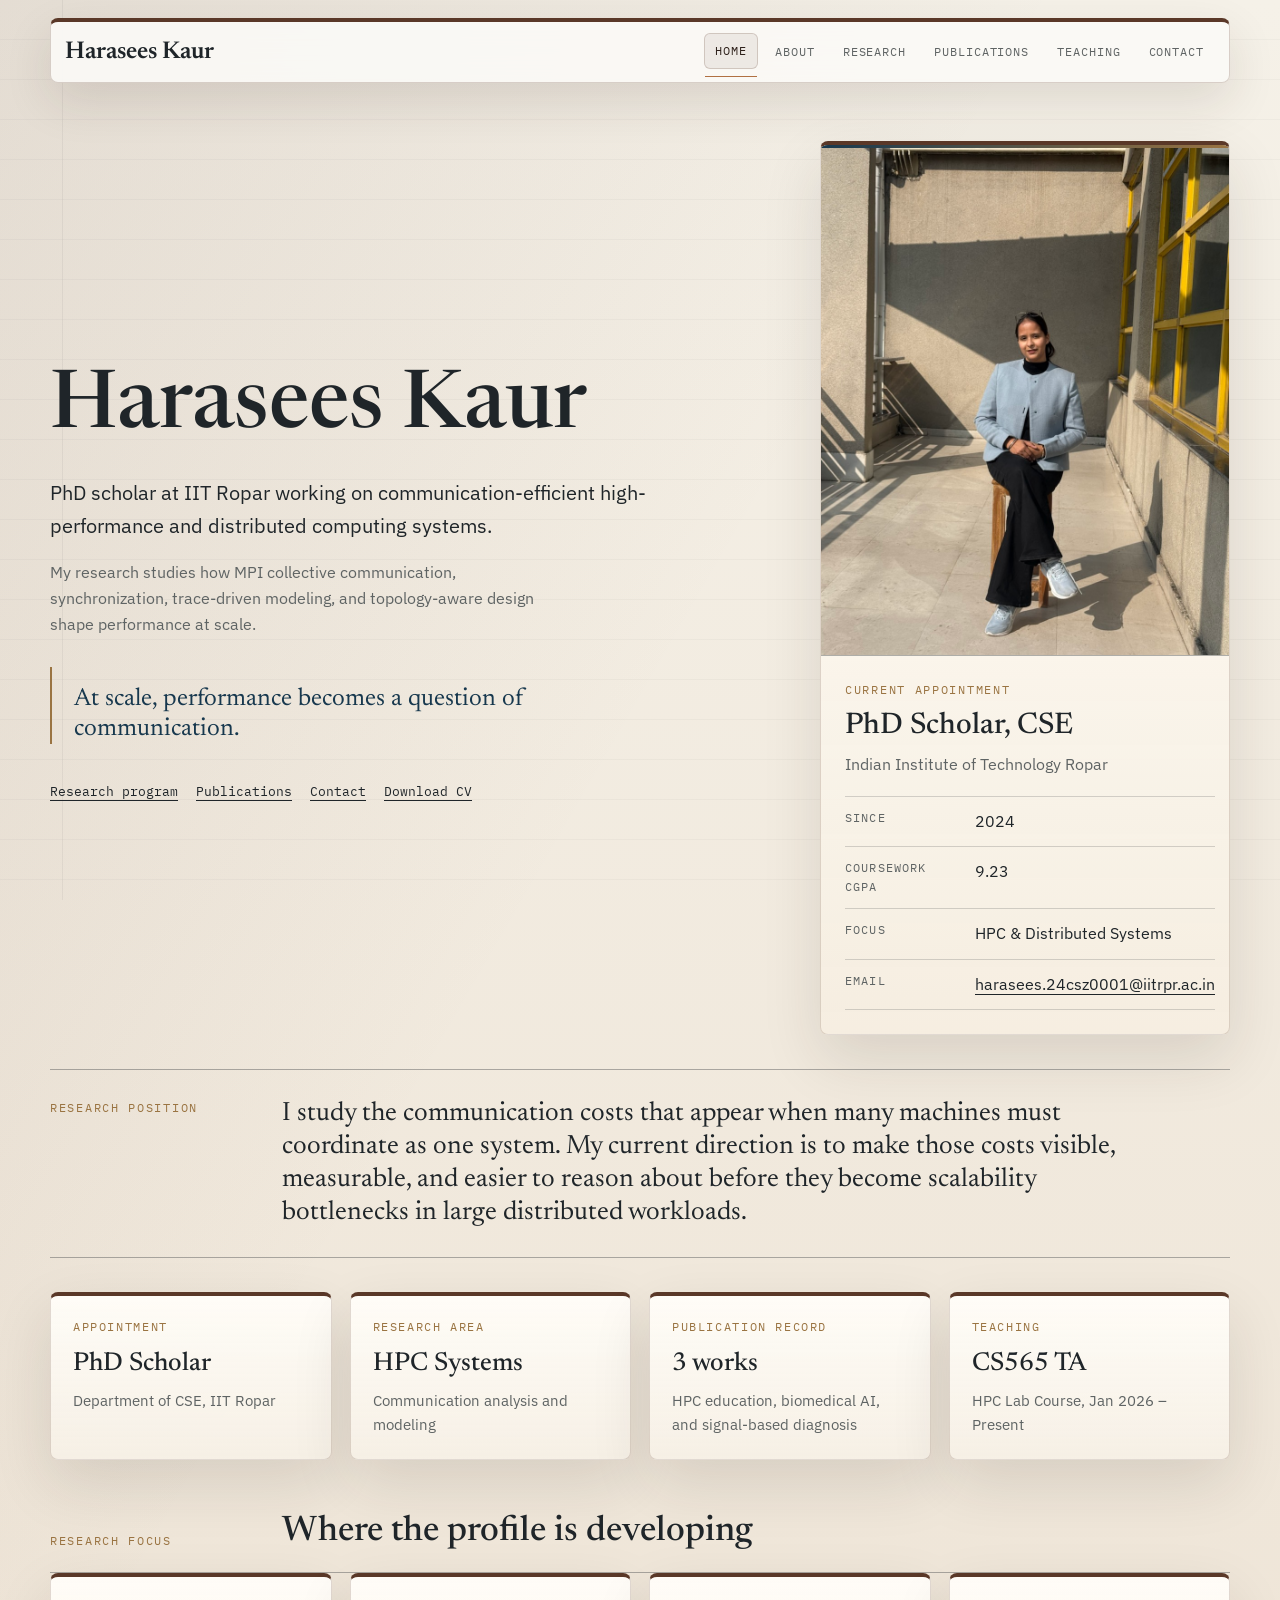
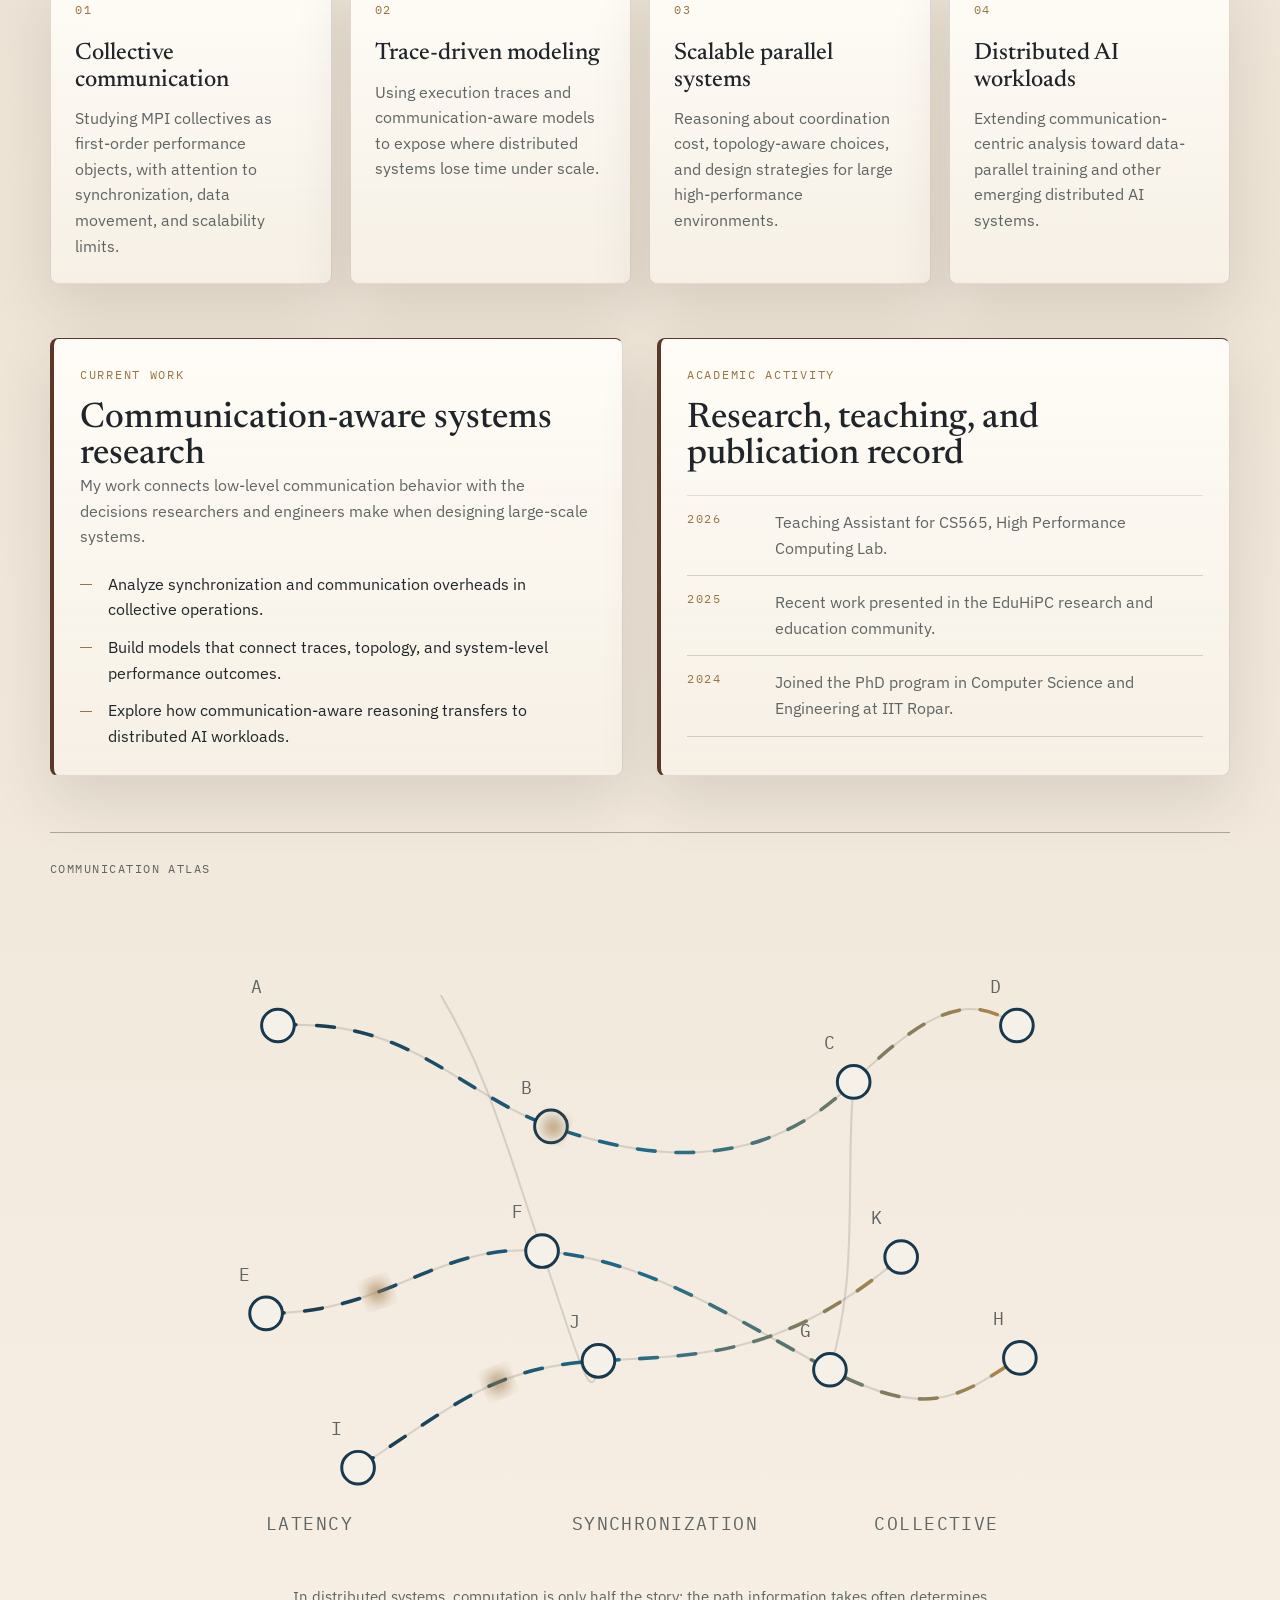
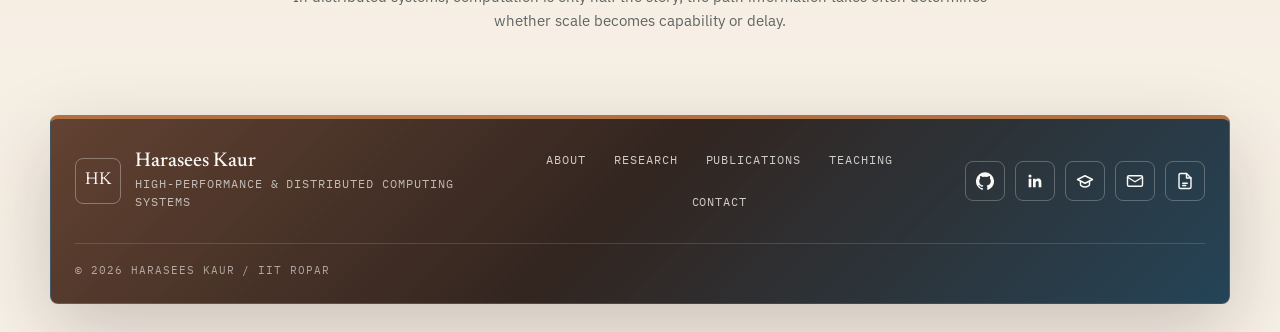
<file: index.html>
<!DOCTYPE html>
<html lang="en">
<head>
  <meta charset="UTF-8">
  <meta name="viewport" content="width=device-width, initial-scale=1.0">
  <meta name="description" content="Harasees Kaur is a PhD scholar at IIT Ropar researching communication-efficient high-performance and distributed computing systems.">
  <title>Harasees Kaur | High-Performance Computing</title>
  <script>
    document.documentElement.classList.add("js-enabled");
  </script>
  <link rel="icon" href="favicon.svg" type="image/svg+xml">
  <link rel="preconnect" href="https://fonts.googleapis.com">
  <link rel="preconnect" href="https://fonts.gstatic.com" crossorigin>
  <link href="https://fonts.googleapis.com/css2?family=IBM+Plex+Mono:wght@400;500&amp;family=IBM+Plex+Sans:wght@400;500;600&amp;family=Newsreader:opsz,wght@6..72,400;6..72,500;6..72,600&amp;display=swap" rel="stylesheet">
  <link rel="stylesheet" href="styles.css">
</head>
<body class="page page-home" data-page="home">
  <div class="paper-grid" aria-hidden="true"></div>

  <header class="masthead shell">
    <a class="wordmark" href="index.html">
      <span>Harasees Kaur</span>
    </a>


    <button class="nav-toggle" type="button" aria-controls="primary-navigation" aria-expanded="false" hidden>
      <span class="nav-toggle-bars" aria-hidden="true">
        <span></span>
        <span></span>
        <span></span>
      </span>
      <span class="visually-hidden">Menu</span>
    </button>

    <nav class="primary-nav" id="primary-navigation" aria-label="Primary navigation">
      <a href="index.html">Home</a>
      <a href="about.html">About</a>
      <a href="research.html">Research</a>
      <a href="publications.html">Publications</a>
      <a href="teaching.html">Teaching</a>
      <a href="contact.html">Contact</a>
    </nav>
  </header>

  <main class="shell">
    <section class="opening-grid profile-hero">
      <div class="opening-copy hero-copy reveal">
        <h1>Harasees Kaur</h1>
        <p class="lede hero-lede">
          PhD scholar at IIT Ropar working on communication-efficient high-performance and
          distributed computing systems.
        </p>
        <p class="sublede">
          My research studies how MPI collective communication, synchronization, trace-driven
          modeling, and topology-aware design shape performance at scale.
        </p>

        <blockquote class="research-quote">
          At scale, performance becomes a question of communication.
        </blockquote>

        <div class="text-links hero-links" aria-label="Key links">
          <a href="research.html">Research program</a>
          <a href="publications.html">Publications</a>
          <a href="contact.html">Contact</a>
          <a href="IIT_Ropar_CV_Template.pdf" target="_blank" rel="noreferrer">Download CV</a>
        </div>
      </div>

      <aside class="profile-panel reveal" aria-label="Profile overview">
        <figure class="home-portrait">
          <img src="assets/profile.jpg" alt="Portrait of Harasees Kaur" loading="eager" decoding="async">
        </figure>
        <div class="panel-body">
          <p class="folio">Current appointment</p>
          <h2>PhD Scholar, CSE</h2>
          <p>Indian Institute of Technology Ropar</p>
          <dl class="profile-facts">
            <div>
              <dt>Since</dt>
              <dd>2024</dd>
            </div>
            <div>
              <dt>Coursework CGPA</dt>
              <dd>9.23</dd>
            </div>
            <div>
              <dt>Focus</dt>
              <dd>HPC &amp; Distributed Systems</dd>
            </div>
            <div>
              <dt>Email</dt>
              <dd><a href="mailto:harasees.24csz0001@iitrpr.ac.in">harasees.24csz0001@iitrpr.ac.in</a></dd>
            </div>
          </dl>
        </div>
      </aside>
    </section>

    <section class="profile-statement reveal" aria-label="Research position">
      <p class="folio">Research position</p>
      <p>
        I study the communication costs that appear when many machines must coordinate as one
        system. My current direction is to make those costs visible, measurable, and easier to
        reason about before they become scalability bottlenecks in large distributed workloads.
      </p>
    </section>

    <section class="signal-band reveal" aria-label="Profile highlights">
      <article>
        <span>Appointment</span>
        <strong>PhD Scholar</strong>
        <p>Department of CSE, IIT Ropar</p>
      </article>
      <article>
        <span>Research area</span>
        <strong>HPC Systems</strong>
        <p>Communication analysis and modeling</p>
      </article>
      <article>
        <span>Publication record</span>
        <strong>3 works</strong>
        <p>HPC education, biomedical AI, and signal-based diagnosis</p>
      </article>
      <article>
        <span>Teaching</span>
        <strong>CS565 TA</strong>
        <p>HPC Lab Course, Jan 2026 &ndash; Present</p>
      </article>
    </section>

    <section class="section-block">
      <div class="section-heading reveal">
        <p class="folio">Research focus</p>
        <h2>Where the profile is developing</h2>
      </div>

      <div class="focus-grid">
        <article class="focus-card reveal">
          <span>01</span>
          <h3>Collective communication</h3>
          <p>
            Studying MPI collectives as first-order performance objects, with attention to
            synchronization, data movement, and scalability limits.
          </p>
        </article>
        <article class="focus-card reveal">
          <span>02</span>
          <h3>Trace-driven modeling</h3>
          <p>
            Using execution traces and communication-aware models to expose where distributed
            systems lose time under scale.
          </p>
        </article>
        <article class="focus-card reveal">
          <span>03</span>
          <h3>Scalable parallel systems</h3>
          <p>
            Reasoning about coordination cost, topology-aware choices, and design strategies for
            large high-performance environments.
          </p>
        </article>
        <article class="focus-card reveal">
          <span>04</span>
          <h3>Distributed AI workloads</h3>
          <p>
            Extending communication-centric analysis toward data-parallel training and other
            emerging distributed AI systems.
          </p>
        </article>
      </div>
    </section>

    <section class="showcase-grid">
      <article class="showcase-block reveal">
        <p class="folio">Current work</p>
        <h2>Communication-aware systems research</h2>
        <p>
          My work connects low-level communication behavior with the decisions researchers and
          engineers make when designing large-scale systems.
        </p>
        <ul class="structured-list">
          <li>Analyze synchronization and communication overheads in collective operations.</li>
          <li>Build models that connect traces, topology, and system-level performance outcomes.</li>
          <li>Explore how communication-aware reasoning transfers to distributed AI workloads.</li>
        </ul>
      </article>

      <article class="showcase-block reveal">
        <p class="folio">Academic activity</p>
        <h2>Research, teaching, and publication record</h2>
        <div class="timeline-list">
          <div>
            <span>2026</span>
            <p>Teaching Assistant for CS565, High Performance Computing Lab.</p>
          </div>
          <div>
            <span>2025</span>
            <p>Recent work presented in the EduHiPC research and education community.</p>
          </div>
          <div>
            <span>2024</span>
            <p>Joined the PhD program in Computer Science and Engineering at IIT Ropar.</p>
          </div>
        </div>
      </article>
    </section>

    <figure class="atlas research-visual reveal" aria-labelledby="atlas-caption">
      <div class="figure-label">Communication atlas</div>
      <svg viewBox="0 0 620 460" role="img" aria-label="Animated communication paths between distributed systems">
        <defs>
          <linearGradient id="routeGlow" x1="0" x2="1">
            <stop offset="0" stop-color="#18384d"/>
            <stop offset="0.5" stop-color="#1f6b8c"/>
            <stop offset="1" stop-color="#b18648"/>
          </linearGradient>
          <filter id="softGlow" x="-40%" y="-40%" width="180%" height="180%">
            <feGaussianBlur stdDeviation="5"/>
          </filter>
        </defs>

        <g class="mesh">
          <path d="M66 92C154 86 188 138 250 160S390 194 454 130 542 78 564 92"/>
          <path d="M58 286C142 286 172 238 244 244S370 288 438 324 528 340 566 316"/>
          <path d="M120 390C190 344 214 322 282 318S406 316 486 248"/>
          <path d="M176 72C208 126 220 174 244 244S278 356 282 318"/>
          <path d="M454 130C448 196 458 258 438 324"/>
        </g>

        <g class="route-highlight">
          <path id="route-a" d="M66 92C154 86 188 138 250 160S390 194 454 130 542 78 564 92"/>
          <path id="route-b" d="M58 286C142 286 172 238 244 244S370 288 438 324 528 340 566 316"/>
          <path id="route-c" d="M120 390C190 344 214 322 282 318S406 316 486 248"/>
        </g>

        <g class="nodes">
          <g transform="translate(66 92)">
            <circle r="11"/>
            <text x="-18" y="-22">A</text>
          </g>
          <g transform="translate(250 160)">
            <circle r="11"/>
            <text x="-20" y="-22">B</text>
          </g>
          <g transform="translate(454 130)">
            <circle r="11"/>
            <text x="-20" y="-22">C</text>
          </g>
          <g transform="translate(564 92)">
            <circle r="11"/>
            <text x="-18" y="-22">D</text>
          </g>
          <g transform="translate(58 286)">
            <circle r="11"/>
            <text x="-18" y="-22">E</text>
          </g>
          <g transform="translate(244 244)">
            <circle r="11"/>
            <text x="-20" y="-22">F</text>
          </g>
          <g transform="translate(438 324)">
            <circle r="11"/>
            <text x="-20" y="-22">G</text>
          </g>
          <g transform="translate(566 316)">
            <circle r="11"/>
            <text x="-18" y="-22">H</text>
          </g>
          <g transform="translate(120 390)">
            <circle r="11"/>
            <text x="-18" y="-22">I</text>
          </g>
          <g transform="translate(282 318)">
            <circle r="11"/>
            <text x="-20" y="-22">J</text>
          </g>
          <g transform="translate(486 248)">
            <circle r="11"/>
            <text x="-20" y="-22">K</text>
          </g>
        </g>

        <g class="packets">
          <circle r="6">
            <animateMotion dur="5.8s" repeatCount="indefinite" rotate="auto">
              <mpath href="#route-a"/>
            </animateMotion>
          </circle>
          <circle r="6">
            <animateMotion dur="6.6s" begin="1.2s" repeatCount="indefinite" rotate="auto">
              <mpath href="#route-b"/>
            </animateMotion>
          </circle>
          <circle r="6">
            <animateMotion dur="5.2s" begin="0.7s" repeatCount="indefinite" rotate="auto">
              <mpath href="#route-c"/>
            </animateMotion>
          </circle>
        </g>

        <g class="annotations">
          <text x="58" y="432">latency</text>
          <text x="264" y="432">synchronization</text>
          <text x="468" y="432">collective</text>
        </g>
      </svg>
      <figcaption id="atlas-caption">
        In distributed systems, computation is only half the story; the path information takes
        often determines whether scale becomes capability or delay.
      </figcaption>
    </figure>
  </main>

  <footer class="site-footer shell">
    <div class="footer-brand">
      <span class="footer-mark" aria-hidden="true">HK</span>
      <div>
        <strong>Harasees Kaur</strong>
        <span>High-performance &amp; distributed computing systems</span>
      </div>
    </div>
    <nav class="footer-nav" aria-label="Academic links">
      <a href="about.html">About</a>
      <a href="research.html">Research</a>
      <a href="publications.html">Publications</a>
      <a href="teaching.html">Teaching</a>
      <a href="contact.html">Contact</a>
    </nav>
    <div class="footer-actions" aria-label="Academic contact links">
      <a class="social-link" href="https://github.com/haraseesKaur12" aria-label="GitHub" title="GitHub" target="_blank" rel="noreferrer">
        <svg class="brand-icon" viewBox="0 0 24 24" aria-hidden="true">
          <path d="M12 .5A12 12 0 0 0 8.21 23.9c.6.11.82-.26.82-.58v-2.04c-3.34.73-4.04-1.61-4.04-1.61-.55-1.39-1.34-1.76-1.34-1.76-1.09-.75.08-.74.08-.74 1.21.09 1.85 1.24 1.85 1.24 1.07 1.84 2.81 1.31 3.5 1 .11-.78.42-1.31.76-1.61-2.67-.3-5.47-1.33-5.47-5.93 0-1.31.47-2.38 1.24-3.22-.12-.3-.54-1.52.12-3.18 0 0 1.01-.32 3.3 1.23a11.4 11.4 0 0 1 6 0c2.29-1.55 3.3-1.23 3.3-1.23.66 1.66.24 2.88.12 3.18.77.84 1.24 1.91 1.24 3.22 0 4.61-2.81 5.63-5.49 5.93.43.37.81 1.1.81 2.22v3.29c0 .32.22.69.83.57A12 12 0 0 0 12 .5Z"/>
        </svg>
      </a>
      <a class="social-link" href="https://www.linkedin.com/in/harasees-kaur-b7a363350/" aria-label="LinkedIn" title="LinkedIn" target="_blank" rel="noreferrer">
        <svg class="brand-icon" viewBox="0 0 24 24" aria-hidden="true">
          <path d="M20.45 20.45h-3.56v-5.57c0-1.33-.02-3.04-1.85-3.04-1.85 0-2.13 1.45-2.13 2.95v5.66H9.35V9h3.42v1.56h.05c.48-.9 1.64-1.85 3.37-1.85 3.61 0 4.27 2.38 4.27 5.47v6.27ZM5.34 7.43a2.06 2.06 0 1 1 0-4.12 2.06 2.06 0 0 1 0 4.12ZM7.12 20.45H3.55V9h3.57v11.45Z"/>
        </svg>
      </a>
      <a class="social-link" href="https://scholar.google.com/citations?user=soQdKhoAAAAJ&hl=en&oi=ao" aria-label="Google Scholar" title="Google Scholar" target="_blank" rel="noreferrer">
        <svg viewBox="0 0 24 24" aria-hidden="true">
          <path d="m22 10-10-5-10 5 10 5 10-5Z"/>
          <path d="M6 12v5c0 1.1 2.7 3 6 3s6-1.9 6-3v-5"/>
        </svg>
      </a>
      <a class="social-link" href="mailto:harasees.24csz0001@iitrpr.ac.in" aria-label="Email" title="Email">
        <svg viewBox="0 0 24 24" aria-hidden="true">
          <path d="M4 5h16a2 2 0 0 1 2 2v10a2 2 0 0 1-2 2H4a2 2 0 0 1-2-2V7a2 2 0 0 1 2-2Z"/>
          <path d="m22 7-10 6L2 7"/>
        </svg>
      </a>
      <a class="social-link" href="IIT_Ropar_CV_Template.pdf" aria-label="CV PDF" title="CV PDF" target="_blank" rel="noreferrer">
        <svg viewBox="0 0 24 24" aria-hidden="true">
          <path d="M14 2H6a2 2 0 0 0-2 2v16a2 2 0 0 0 2 2h12a2 2 0 0 0 2-2V8Z"/>
          <path d="M14 2v6h6"/>
          <path d="M9 15h6M9 18h4"/>
        </svg>
      </a>
    </div>
    <p class="footer-note">&copy; <span data-year></span> Harasees Kaur / IIT Ropar</p>
  </footer>

  <script src="script.js"></script>
</body>
</html>
</file>
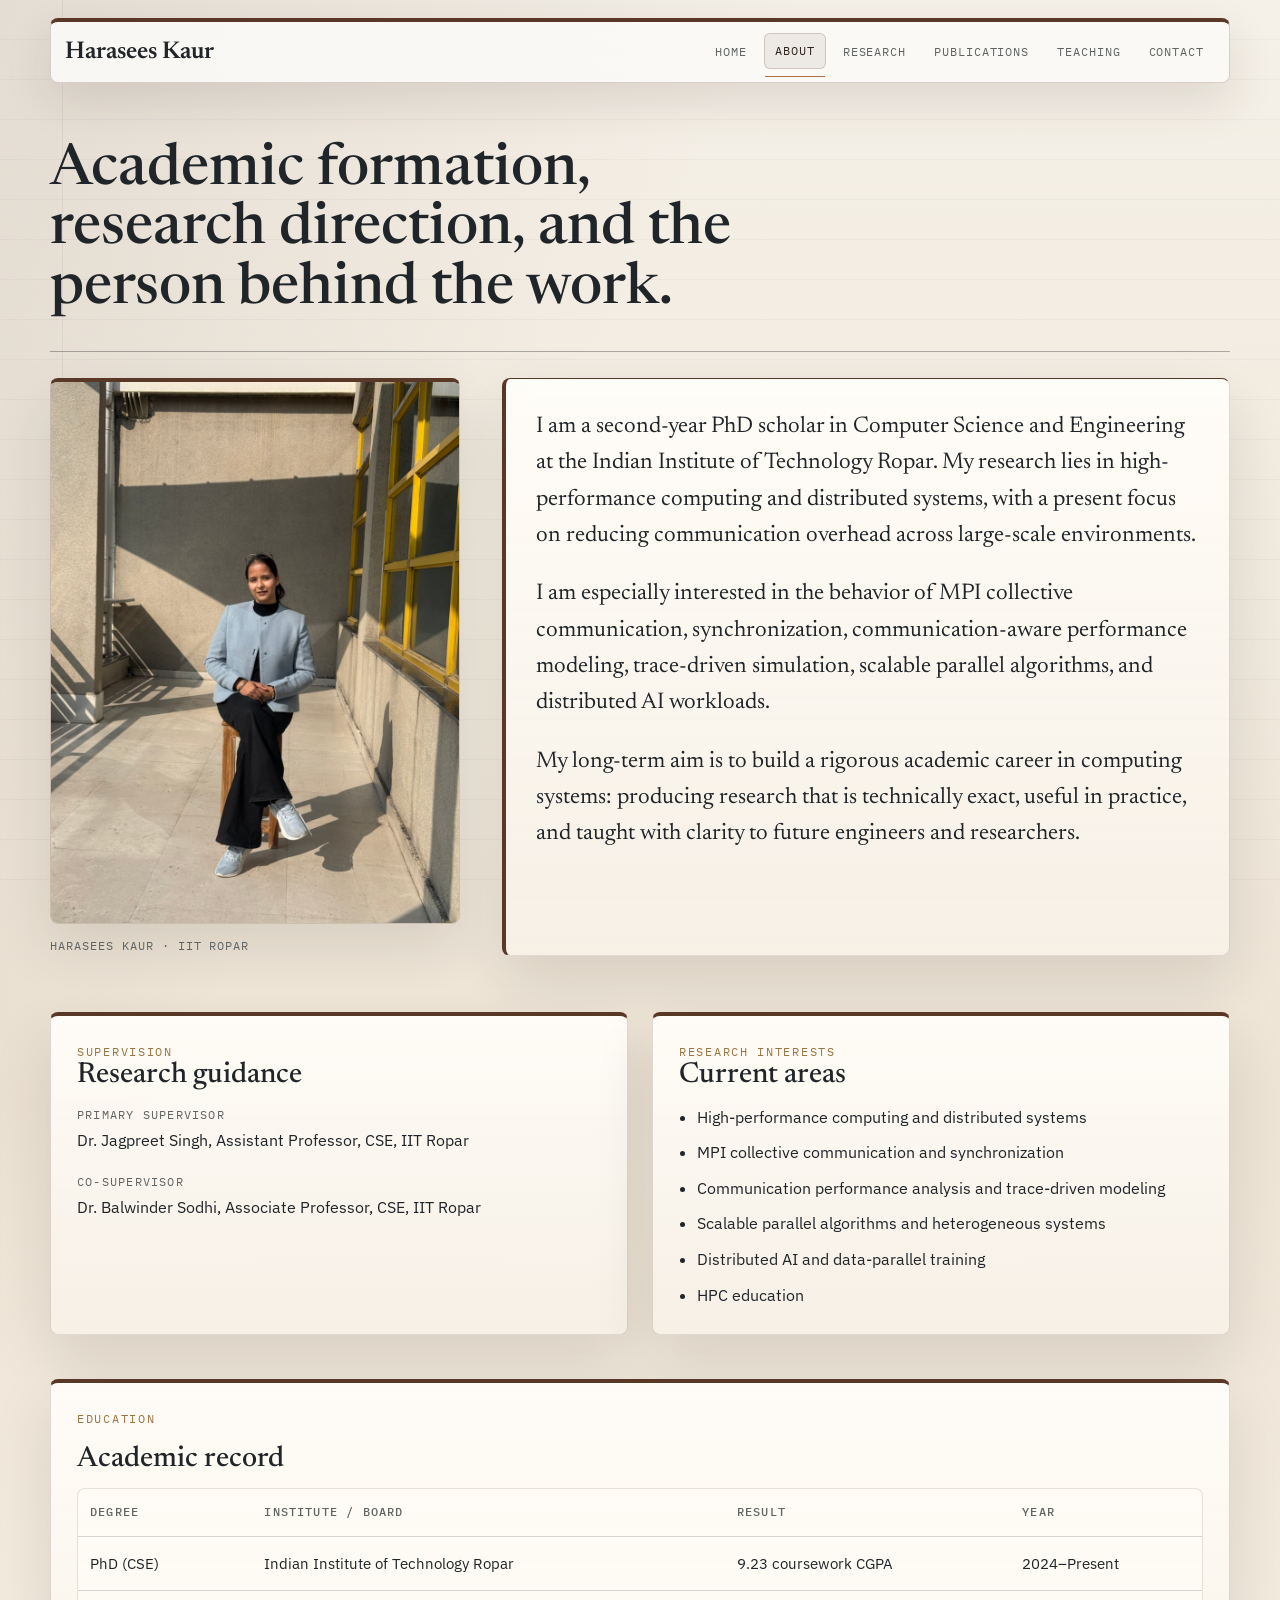
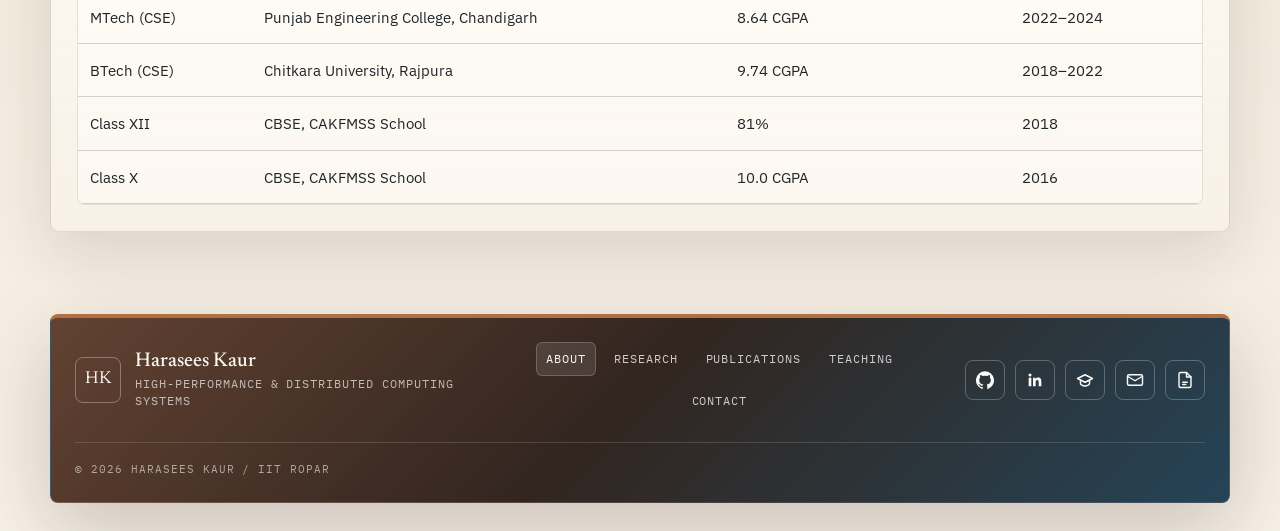
<file: about.html>
<!DOCTYPE html>
<html lang="en">
<head>
  <meta charset="UTF-8">
  <meta name="viewport" content="width=device-width, initial-scale=1.0">
  <meta name="description" content="About Harasees Kaur, PhD scholar at IIT Ropar.">
  <title>About | Harasees Kaur</title>
  <script>
    document.documentElement.classList.add("js-enabled");
  </script>
  <link rel="icon" href="favicon.svg" type="image/svg+xml">
  <link rel="preconnect" href="https://fonts.googleapis.com">
  <link rel="preconnect" href="https://fonts.gstatic.com" crossorigin>
  <link href="https://fonts.googleapis.com/css2?family=IBM+Plex+Mono:wght@400;500&amp;family=IBM+Plex+Sans:wght@400;500;600&amp;family=Newsreader:opsz,wght@6..72,400;6..72,500;6..72,600&amp;display=swap" rel="stylesheet">
  <link rel="stylesheet" href="styles.css">
</head>
<body class="page" data-page="about">
  <div class="paper-grid" aria-hidden="true"></div>

  <header class="masthead shell">
    <a class="wordmark" href="index.html">
      <span>Harasees Kaur</span>
    </a>

    <button class="nav-toggle" type="button" aria-controls="primary-navigation" aria-expanded="false" hidden>
      <span class="nav-toggle-bars" aria-hidden="true">
        <span></span>
        <span></span>
        <span></span>
      </span>
      <span class="visually-hidden">Menu</span>
    </button>

    <nav class="primary-nav" id="primary-navigation" aria-label="Primary navigation">
      <a href="index.html">Home</a>
      <a href="about.html">About</a>
      <a href="research.html">Research</a>
      <a href="publications.html">Publications</a>
      <a href="teaching.html">Teaching</a>
      <a href="contact.html">Contact</a>
    </nav>
  </header>

  <main class="shell page-main">
    <section class="page-intro reveal">
      <h1>Academic formation, research direction, and the person behind the work.</h1>
    </section>

    <section class="profile-sheet">
      <figure class="portrait reveal">
        <img src="assets/profile.jpg" alt="Portrait of Harasees Kaur" loading="lazy" decoding="async">
        <figcaption>Harasees Kaur &middot; IIT Ropar</figcaption>
      </figure>

      <div class="profile-copy reveal">
        <p>
          I am a second-year PhD scholar in Computer Science and Engineering at the Indian Institute
          of Technology Ropar. My research lies in high-performance computing and distributed systems,
          with a present focus on reducing communication overhead across large-scale environments.
        </p>
        <p>
          I am especially interested in the behavior of MPI collective communication, synchronization,
          communication-aware performance modeling, trace-driven simulation, scalable parallel
          algorithms, and distributed AI workloads.
        </p>
        <p>
          My long-term aim is to build a rigorous academic career in computing systems: producing
          research that is technically exact, useful in practice, and taught with clarity to future
          engineers and researchers.
        </p>
      </div>
    </section>

    <section class="two-column-sheet">
      <article class="sheet-block reveal">
        <p class="folio">Supervision</p>
        <h2>Research guidance</h2>
        <dl class="formal-list">
          <div>
            <dt>Primary Supervisor</dt>
            <dd>Dr. Jagpreet Singh, Assistant Professor, CSE, IIT Ropar</dd>
          </div>
          <div>
            <dt>Co-Supervisor</dt>
            <dd>Dr. Balwinder Sodhi, Associate Professor, CSE, IIT Ropar</dd>
          </div>
        </dl>
      </article>

      <article class="sheet-block reveal">
        <p class="folio">Research interests</p>
        <h2>Current areas</h2>
        <ul class="interest-list">
          <li>High-performance computing and distributed systems</li>
          <li>MPI collective communication and synchronization</li>
          <li>Communication performance analysis and trace-driven modeling</li>
          <li>Scalable parallel algorithms and heterogeneous systems</li>
          <li>Distributed AI and data-parallel training</li>
          <li>HPC education</li>
        </ul>
      </article>
    </section>

    <section class="education-sheet reveal">
      <p class="folio">Education</p>
      <h2>Academic record</h2>
      <div class="table-wrap">
        <table>
          <thead>
            <tr>
              <th>Degree</th>
              <th>Institute / Board</th>
              <th>Result</th>
              <th>Year</th>
            </tr>
          </thead>
          <tbody>
            <tr>
              <td>PhD (CSE)</td>
              <td>Indian Institute of Technology Ropar</td>
              <td>9.23 coursework CGPA</td>
              <td>2024&ndash;Present</td>
            </tr>
            <tr>
              <td>MTech (CSE)</td>
              <td>Punjab Engineering College, Chandigarh</td>
              <td>8.64 CGPA</td>
              <td>2022&ndash;2024</td>
            </tr>
            <tr>
              <td>BTech (CSE)</td>
              <td>Chitkara University, Rajpura</td>
              <td>9.74 CGPA</td>
              <td>2018&ndash;2022</td>
            </tr>
            <tr>
              <td>Class XII</td>
              <td>CBSE, CAKFMSS School</td>
              <td>81%</td>
              <td>2018</td>
            </tr>
            <tr>
              <td>Class X</td>
              <td>CBSE, CAKFMSS School</td>
              <td>10.0 CGPA</td>
              <td>2016</td>
            </tr>
          </tbody>
        </table>
      </div>
    </section>
  </main>

  <footer class="site-footer shell">
    <div class="footer-brand">
      <span class="footer-mark" aria-hidden="true">HK</span>
      <div>
        <strong>Harasees Kaur</strong>
        <span>High-performance &amp; distributed computing systems</span>
      </div>
    </div>
    <nav class="footer-nav" aria-label="Academic links">
     <a href="about.html">About</a>
      <a href="research.html">Research</a>
      <a href="publications.html">Publications</a>
      <a href="teaching.html">Teaching</a>
      <a href="contact.html">Contact</a>
    </nav>
    <div class="footer-actions" aria-label="Academic contact links">
      <a class="social-link" href="https://github.com/haraseesKaur12" aria-label="GitHub" title="GitHub" target="_blank" rel="noreferrer">
        <svg class="brand-icon" viewBox="0 0 24 24" aria-hidden="true">
          <path d="M12 .5A12 12 0 0 0 8.21 23.9c.6.11.82-.26.82-.58v-2.04c-3.34.73-4.04-1.61-4.04-1.61-.55-1.39-1.34-1.76-1.34-1.76-1.09-.75.08-.74.08-.74 1.21.09 1.85 1.24 1.85 1.24 1.07 1.84 2.81 1.31 3.5 1 .11-.78.42-1.31.76-1.61-2.67-.3-5.47-1.33-5.47-5.93 0-1.31.47-2.38 1.24-3.22-.12-.3-.54-1.52.12-3.18 0 0 1.01-.32 3.3 1.23a11.4 11.4 0 0 1 6 0c2.29-1.55 3.3-1.23 3.3-1.23.66 1.66.24 2.88.12 3.18.77.84 1.24 1.91 1.24 3.22 0 4.61-2.81 5.63-5.49 5.93.43.37.81 1.1.81 2.22v3.29c0 .32.22.69.83.57A12 12 0 0 0 12 .5Z"/>
        </svg>
      </a>
      <a class="social-link" href="https://www.linkedin.com/in/harasees-kaur-b7a363350/" aria-label="LinkedIn" title="LinkedIn" target="_blank" rel="noreferrer">
        <svg class="brand-icon" viewBox="0 0 24 24" aria-hidden="true">
          <path d="M20.45 20.45h-3.56v-5.57c0-1.33-.02-3.04-1.85-3.04-1.85 0-2.13 1.45-2.13 2.95v5.66H9.35V9h3.42v1.56h.05c.48-.9 1.64-1.85 3.37-1.85 3.61 0 4.27 2.38 4.27 5.47v6.27ZM5.34 7.43a2.06 2.06 0 1 1 0-4.12 2.06 2.06 0 0 1 0 4.12ZM7.12 20.45H3.55V9h3.57v11.45Z"/>
        </svg>
      </a>
      <a class="social-link" href="https://scholar.google.com/citations?user=soQdKhoAAAAJ&hl=en&oi=ao" aria-label="Google Scholar" title="Google Scholar" target="_blank" rel="noreferrer">
        <svg viewBox="0 0 24 24" aria-hidden="true">
          <path d="m22 10-10-5-10 5 10 5 10-5Z"/>
          <path d="M6 12v5c0 1.1 2.7 3 6 3s6-1.9 6-3v-5"/>
        </svg>
      </a>
      <a class="social-link" href="mailto:harasees.24csz0001@iitrpr.ac.in" aria-label="Email" title="Email">
        <svg viewBox="0 0 24 24" aria-hidden="true">
          <path d="M4 5h16a2 2 0 0 1 2 2v10a2 2 0 0 1-2 2H4a2 2 0 0 1-2-2V7a2 2 0 0 1 2-2Z"/>
          <path d="m22 7-10 6L2 7"/>
        </svg>
      </a>
      <a class="social-link" href="IIT_Ropar_CV_Template.pdf" aria-label="CV PDF" title="CV PDF" target="_blank" rel="noreferrer">
        <svg viewBox="0 0 24 24" aria-hidden="true">
          <path d="M14 2H6a2 2 0 0 0-2 2v16a2 2 0 0 0 2 2h12a2 2 0 0 0 2-2V8Z"/>
          <path d="M14 2v6h6"/>
          <path d="M9 15h6M9 18h4"/>
        </svg>
      </a>
    </div>
    <p class="footer-note">&copy; <span data-year></span> Harasees Kaur / IIT Ropar</p>
  </footer>

  <script src="script.js"></script>
</body>
</html>
</file>
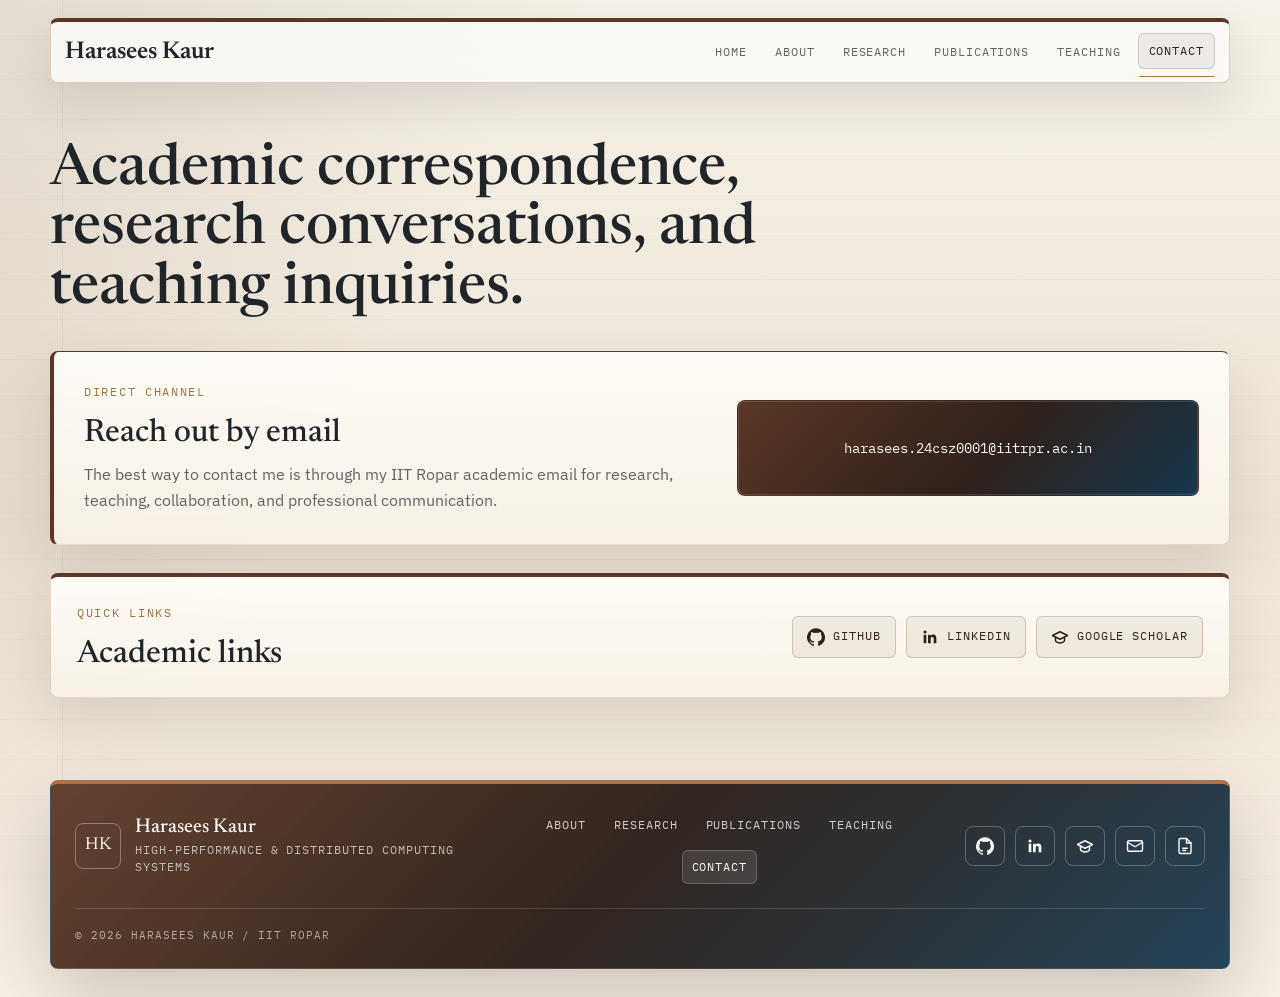
<file: contact.html>
<!DOCTYPE html>
<html lang="en">
<head>
  <meta charset="UTF-8">
  <meta name="viewport" content="width=device-width, initial-scale=1.0">
  <meta name="description" content="Contact Harasees Kaur, PhD scholar at IIT Ropar working in high-performance and distributed computing systems.">
  <title>Contact | Harasees Kaur</title>
  <script>
    document.documentElement.classList.add("js-enabled");
  </script>
  <link rel="icon" href="favicon.svg" type="image/svg+xml">
  <link rel="preconnect" href="https://fonts.googleapis.com">
  <link rel="preconnect" href="https://fonts.gstatic.com" crossorigin>
  <link href="https://fonts.googleapis.com/css2?family=IBM+Plex+Mono:wght@400;500&amp;family=IBM+Plex+Sans:wght@400;500;600&amp;family=Newsreader:opsz,wght@6..72,400;6..72,500;6..72,600&amp;display=swap" rel="stylesheet">
  <link rel="stylesheet" href="styles.css">
</head>
<body class="page" data-page="contact">
  <div class="paper-grid" aria-hidden="true"></div>

  <header class="masthead shell">
    <a class="wordmark" href="index.html">
      <span>Harasees Kaur</span>
    </a>

    <button class="nav-toggle" type="button" aria-controls="primary-navigation" aria-expanded="false" hidden>
      <span class="nav-toggle-bars" aria-hidden="true">
        <span></span>
        <span></span>
        <span></span>
      </span>
      <span class="visually-hidden">Menu</span>
    </button>

    <nav class="primary-nav" id="primary-navigation" aria-label="Primary navigation">
      <a href="index.html">Home</a>
      <a href="about.html">About</a>
      <a href="research.html">Research</a>
      <a href="publications.html">Publications</a>
      <a href="teaching.html">Teaching</a>
      <a href="contact.html">Contact</a>
    </nav>
  </header>

  <main class="shell page-main">
    <section class="page-intro reveal">
      <h1>Academic correspondence, research conversations, and teaching inquiries.</h1>
    </section>

    <section class="contact-hero reveal" aria-label="Contact overview">
      <div>
        <p class="folio">Direct channel</p>
        <h2>Reach out by email</h2>
        <p>
          The best way to contact me is through my IIT Ropar academic email for research,
          teaching, collaboration, and professional communication.
        </p>
      </div>
      <a class="contact-primary" href="mailto:harasees.24csz0001@iitrpr.ac.in">
        harasees.24csz0001@iitrpr.ac.in
      </a>
    </section>

    <section class="contact-panel reveal" aria-label="Quick links">
      <div>
        <p class="folio">Quick links</p>
        <h2>Academic links</h2>
      </div>
      <div class="contact-actions profile-actions">
        <a href="https://github.com/haraseesKaur12" target="_blank" rel="noreferrer">
          <svg class="brand-icon" viewBox="0 0 24 24" aria-hidden="true">
            <path d="M12 .5A12 12 0 0 0 8.21 23.9c.6.11.82-.26.82-.58v-2.04c-3.34.73-4.04-1.61-4.04-1.61-.55-1.39-1.34-1.76-1.34-1.76-1.09-.75.08-.74.08-.74 1.21.09 1.85 1.24 1.85 1.24 1.07 1.84 2.81 1.31 3.5 1 .11-.78.42-1.31.76-1.61-2.67-.3-5.47-1.33-5.47-5.93 0-1.31.47-2.38 1.24-3.22-.12-.3-.54-1.52.12-3.18 0 0 1.01-.32 3.3 1.23a11.4 11.4 0 0 1 6 0c2.29-1.55 3.3-1.23 3.3-1.23.66 1.66.24 2.88.12 3.18.77.84 1.24 1.91 1.24 3.22 0 4.61-2.81 5.63-5.49 5.93.43.37.81 1.1.81 2.22v3.29c0 .32.22.69.83.57A12 12 0 0 0 12 .5Z"/>
          </svg>
          <span>GitHub</span>
        </a>
        <a href="https://www.linkedin.com/in/harasees-kaur-b7a363350/" target="_blank" rel="noreferrer">
          <svg class="brand-icon" viewBox="0 0 24 24" aria-hidden="true">
            <path d="M20.45 20.45h-3.56v-5.57c0-1.33-.02-3.04-1.85-3.04-1.85 0-2.13 1.45-2.13 2.95v5.66H9.35V9h3.42v1.56h.05c.48-.9 1.64-1.85 3.37-1.85 3.61 0 4.27 2.38 4.27 5.47v6.27ZM5.34 7.43a2.06 2.06 0 1 1 0-4.12 2.06 2.06 0 0 1 0 4.12ZM7.12 20.45H3.55V9h3.57v11.45Z"/>
          </svg>
          <span>LinkedIn</span>
        </a>
        <a href="https://scholar.google.com/citations?user=soQdKhoAAAAJ&hl=en&oi=ao" target="_blank" rel="noreferrer">
          <svg viewBox="0 0 24 24" aria-hidden="true">
            <path d="m22 10-10-5-10 5 10 5 10-5Z"/>
            <path d="M6 12v5c0 1.1 2.7 3 6 3s6-1.9 6-3v-5"/>
          </svg>
          <span>Google Scholar</span>
        </a>
      </div>
    </section>
  </main>

  <footer class="site-footer shell">
    <div class="footer-brand">
      <span class="footer-mark" aria-hidden="true">HK</span>
      <div>
        <strong>Harasees Kaur</strong>
        <span>High-performance &amp; distributed computing systems</span>
      </div>
    </div>
    <nav class="footer-nav" aria-label="Academic links">
      <a href="about.html">About</a>
      <a href="research.html">Research</a>
      <a href="publications.html">Publications</a>
      <a href="teaching.html">Teaching</a>
      <a href="contact.html">Contact</a>
    </nav>
    <div class="footer-actions" aria-label="Academic contact links">
      <a class="social-link" href="https://github.com/haraseesKaur12" aria-label="GitHub" title="GitHub" target="_blank" rel="noreferrer">
        <svg class="brand-icon" viewBox="0 0 24 24" aria-hidden="true">
          <path d="M12 .5A12 12 0 0 0 8.21 23.9c.6.11.82-.26.82-.58v-2.04c-3.34.73-4.04-1.61-4.04-1.61-.55-1.39-1.34-1.76-1.34-1.76-1.09-.75.08-.74.08-.74 1.21.09 1.85 1.24 1.85 1.24 1.07 1.84 2.81 1.31 3.5 1 .11-.78.42-1.31.76-1.61-2.67-.3-5.47-1.33-5.47-5.93 0-1.31.47-2.38 1.24-3.22-.12-.3-.54-1.52.12-3.18 0 0 1.01-.32 3.3 1.23a11.4 11.4 0 0 1 6 0c2.29-1.55 3.3-1.23 3.3-1.23.66 1.66.24 2.88.12 3.18.77.84 1.24 1.91 1.24 3.22 0 4.61-2.81 5.63-5.49 5.93.43.37.81 1.1.81 2.22v3.29c0 .32.22.69.83.57A12 12 0 0 0 12 .5Z"/>
        </svg>
      </a>
      <a class="social-link" href="https://www.linkedin.com/in/harasees-kaur-b7a363350/" aria-label="LinkedIn" title="LinkedIn" target="_blank" rel="noreferrer">
        <svg class="brand-icon" viewBox="0 0 24 24" aria-hidden="true">
          <path d="M20.45 20.45h-3.56v-5.57c0-1.33-.02-3.04-1.85-3.04-1.85 0-2.13 1.45-2.13 2.95v5.66H9.35V9h3.42v1.56h.05c.48-.9 1.64-1.85 3.37-1.85 3.61 0 4.27 2.38 4.27 5.47v6.27ZM5.34 7.43a2.06 2.06 0 1 1 0-4.12 2.06 2.06 0 0 1 0 4.12ZM7.12 20.45H3.55V9h3.57v11.45Z"/>
        </svg>
      </a>
      <a class="social-link" href="https://scholar.google.com/citations?user=soQdKhoAAAAJ&hl=en&oi=ao" aria-label="Google Scholar" title="Google Scholar" target="_blank" rel="noreferrer">
        <svg viewBox="0 0 24 24" aria-hidden="true">
          <path d="m22 10-10-5-10 5 10 5 10-5Z"/>
          <path d="M6 12v5c0 1.1 2.7 3 6 3s6-1.9 6-3v-5"/>
        </svg>
      </a>
      <a class="social-link" href="mailto:harasees.24csz0001@iitrpr.ac.in" aria-label="Email" title="Email">
        <svg viewBox="0 0 24 24" aria-hidden="true">
          <path d="M4 5h16a2 2 0 0 1 2 2v10a2 2 0 0 1-2 2H4a2 2 0 0 1-2-2V7a2 2 0 0 1 2-2Z"/>
          <path d="m22 7-10 6L2 7"/>
        </svg>
      </a>
      <a class="social-link" href="IIT_Ropar_CV_Template.pdf" aria-label="CV PDF" title="CV PDF" target="_blank" rel="noreferrer">
        <svg viewBox="0 0 24 24" aria-hidden="true">
          <path d="M14 2H6a2 2 0 0 0-2 2v16a2 2 0 0 0 2 2h12a2 2 0 0 0 2-2V8Z"/>
          <path d="M14 2v6h6"/>
          <path d="M9 15h6M9 18h4"/>
        </svg>
      </a>
    </div>
    <p class="footer-note">&copy; <span data-year></span> Harasees Kaur / IIT Ropar</p>
  </footer>

  <script src="script.js"></script>
</body>
</html>
</file>
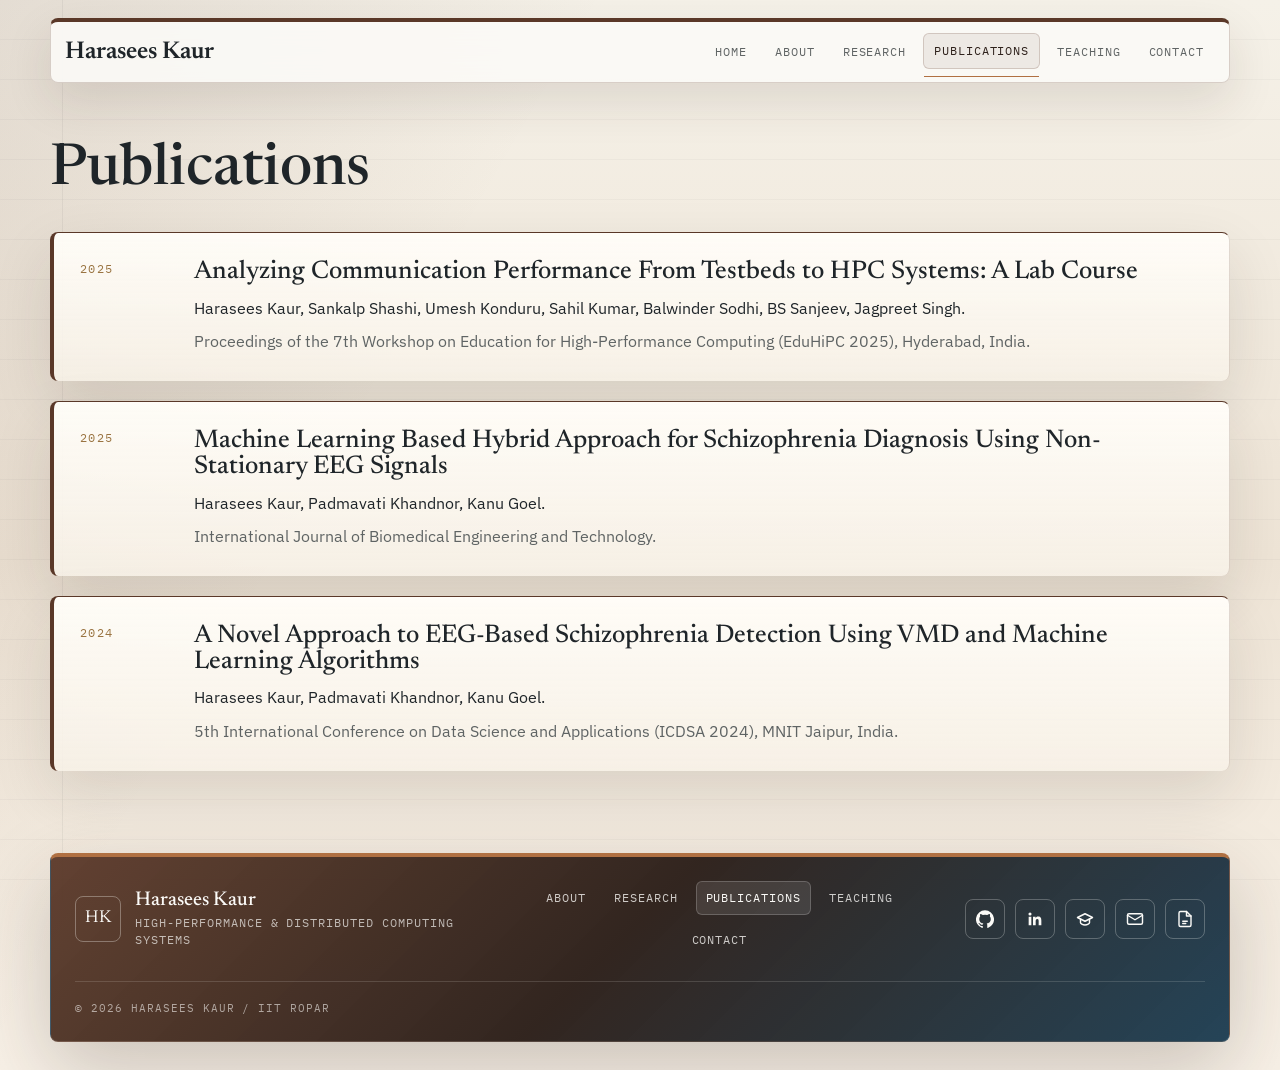
<file: publications.html>
<!DOCTYPE html>
<html lang="en">
<head>
  <meta charset="UTF-8">
  <meta name="viewport" content="width=device-width, initial-scale=1.0">
  <meta name="description" content="Selected publications by Harasees Kaur.">
  <title>Publications | Harasees Kaur</title>
  <script>
    document.documentElement.classList.add("js-enabled");
  </script>
  <link rel="icon" href="favicon.svg" type="image/svg+xml">
  <link rel="preconnect" href="https://fonts.googleapis.com">
  <link rel="preconnect" href="https://fonts.gstatic.com" crossorigin>
  <link href="https://fonts.googleapis.com/css2?family=IBM+Plex+Mono:wght@400;500&amp;family=IBM+Plex+Sans:wght@400;500;600&amp;family=Newsreader:opsz,wght@6..72,400;6..72,500;6..72,600&amp;display=swap" rel="stylesheet">
  <link rel="stylesheet" href="styles.css">
</head>
<body class="page" data-page="publications">
  <div class="paper-grid" aria-hidden="true"></div>

  <header class="masthead shell">
    <a class="wordmark" href="index.html">
      <span>Harasees Kaur</span>
    </a>

    <button class="nav-toggle" type="button" aria-controls="primary-navigation" aria-expanded="false" hidden>
      <span class="nav-toggle-bars" aria-hidden="true">
        <span></span>
        <span></span>
        <span></span>
      </span>
      <span class="visually-hidden">Menu</span>
    </button>

    <nav class="primary-nav" id="primary-navigation" aria-label="Primary navigation">
      <a href="index.html">Home</a>
      <a href="about.html">About</a>
      <a href="research.html">Research</a>
      <a href="publications.html">Publications</a>
      <a href="teaching.html">Teaching</a>
      <a href="contact.html">Contact</a>
    </nav>
  </header>

  <main class="shell page-main">
    <section class="page-intro reveal">
      <h1>Publications</h1>
    </section>

    <section class="bibliography reveal" aria-label="Publication list">
      <article>
        <span class="pub-year">2025</span>
        <div>
          <h2>Analyzing Communication Performance From Testbeds to HPC Systems: A Lab Course</h2>
          <p>
            Harasees Kaur, Sankalp Shashi, Umesh Konduru, Sahil Kumar, Balwinder Sodhi,
            BS Sanjeev, Jagpreet Singh.
          </p>
          <p class="venue">
            Proceedings of the 7th Workshop on Education for High-Performance Computing
            (EduHiPC 2025), Hyderabad, India.
          </p>
        </div>
      </article>

      <article>
        <span class="pub-year">2025</span>
        <div>
          <h2>Machine Learning Based Hybrid Approach for Schizophrenia Diagnosis Using Non-Stationary EEG Signals</h2>
          <p>Harasees Kaur, Padmavati Khandnor, Kanu Goel.</p>
          <p class="venue">International Journal of Biomedical Engineering and Technology.</p>
        </div>
      </article>

      <article>
        <span class="pub-year">2024</span>
        <div>
          <h2>A Novel Approach to EEG-Based Schizophrenia Detection Using VMD and Machine Learning Algorithms</h2>
          <p>Harasees Kaur, Padmavati Khandnor, Kanu Goel.</p>
          <p class="venue">
            5th International Conference on Data Science and Applications (ICDSA 2024),
            MNIT Jaipur, India.
          </p>
        </div>
      </article>
    </section>
  </main>

  <footer class="site-footer shell">
    <div class="footer-brand">
      <span class="footer-mark" aria-hidden="true">HK</span>
      <div>
        <strong>Harasees Kaur</strong>
        <span>High-performance &amp; distributed computing systems</span>
      </div>
    </div>
    <nav class="footer-nav" aria-label="Academic links">
      <a href="about.html">About</a>
      <a href="research.html">Research</a>
      <a href="publications.html">Publications</a>
      <a href="teaching.html">Teaching</a>
      <a href="contact.html">Contact</a>
    </nav>
    <div class="footer-actions" aria-label="Academic contact links">
      <a class="social-link" href="https://github.com/haraseesKaur12" aria-label="GitHub" title="GitHub" target="_blank" rel="noreferrer">
        <svg class="brand-icon" viewBox="0 0 24 24" aria-hidden="true">
          <path d="M12 .5A12 12 0 0 0 8.21 23.9c.6.11.82-.26.82-.58v-2.04c-3.34.73-4.04-1.61-4.04-1.61-.55-1.39-1.34-1.76-1.34-1.76-1.09-.75.08-.74.08-.74 1.21.09 1.85 1.24 1.85 1.24 1.07 1.84 2.81 1.31 3.5 1 .11-.78.42-1.31.76-1.61-2.67-.3-5.47-1.33-5.47-5.93 0-1.31.47-2.38 1.24-3.22-.12-.3-.54-1.52.12-3.18 0 0 1.01-.32 3.3 1.23a11.4 11.4 0 0 1 6 0c2.29-1.55 3.3-1.23 3.3-1.23.66 1.66.24 2.88.12 3.18.77.84 1.24 1.91 1.24 3.22 0 4.61-2.81 5.63-5.49 5.93.43.37.81 1.1.81 2.22v3.29c0 .32.22.69.83.57A12 12 0 0 0 12 .5Z"/>
        </svg>
      </a>
      <a class="social-link" href="https://www.linkedin.com/in/harasees-kaur-b7a363350/" aria-label="LinkedIn" title="LinkedIn" target="_blank" rel="noreferrer">
        <svg class="brand-icon" viewBox="0 0 24 24" aria-hidden="true">
          <path d="M20.45 20.45h-3.56v-5.57c0-1.33-.02-3.04-1.85-3.04-1.85 0-2.13 1.45-2.13 2.95v5.66H9.35V9h3.42v1.56h.05c.48-.9 1.64-1.85 3.37-1.85 3.61 0 4.27 2.38 4.27 5.47v6.27ZM5.34 7.43a2.06 2.06 0 1 1 0-4.12 2.06 2.06 0 0 1 0 4.12ZM7.12 20.45H3.55V9h3.57v11.45Z"/>
        </svg>
      </a>
      <a class="social-link" href="https://scholar.google.com/citations?user=soQdKhoAAAAJ&hl=en&oi=ao" aria-label="Google Scholar" title="Google Scholar" target="_blank" rel="noreferrer">
        <svg viewBox="0 0 24 24" aria-hidden="true">
          <path d="m22 10-10-5-10 5 10 5 10-5Z"/>
          <path d="M6 12v5c0 1.1 2.7 3 6 3s6-1.9 6-3v-5"/>
        </svg>
      </a>
      <a class="social-link" href="mailto:harasees.24csz0001@iitrpr.ac.in" aria-label="Email" title="Email">
        <svg viewBox="0 0 24 24" aria-hidden="true">
          <path d="M4 5h16a2 2 0 0 1 2 2v10a2 2 0 0 1-2 2H4a2 2 0 0 1-2-2V7a2 2 0 0 1 2-2Z"/>
          <path d="m22 7-10 6L2 7"/>
        </svg>
      </a>
      <a class="social-link" href="IIT_Ropar_CV_Template.pdf" aria-label="CV PDF" title="CV PDF" target="_blank" rel="noreferrer">
        <svg viewBox="0 0 24 24" aria-hidden="true">
          <path d="M14 2H6a2 2 0 0 0-2 2v16a2 2 0 0 0 2 2h12a2 2 0 0 0 2-2V8Z"/>
          <path d="M14 2v6h6"/>
          <path d="M9 15h6M9 18h4"/>
        </svg>
      </a>
    </div>
    <p class="footer-note">&copy; <span data-year></span> Harasees Kaur / IIT Ropar</p>
  </footer>

  <script src="script.js"></script>
</body>
</html>
</file>
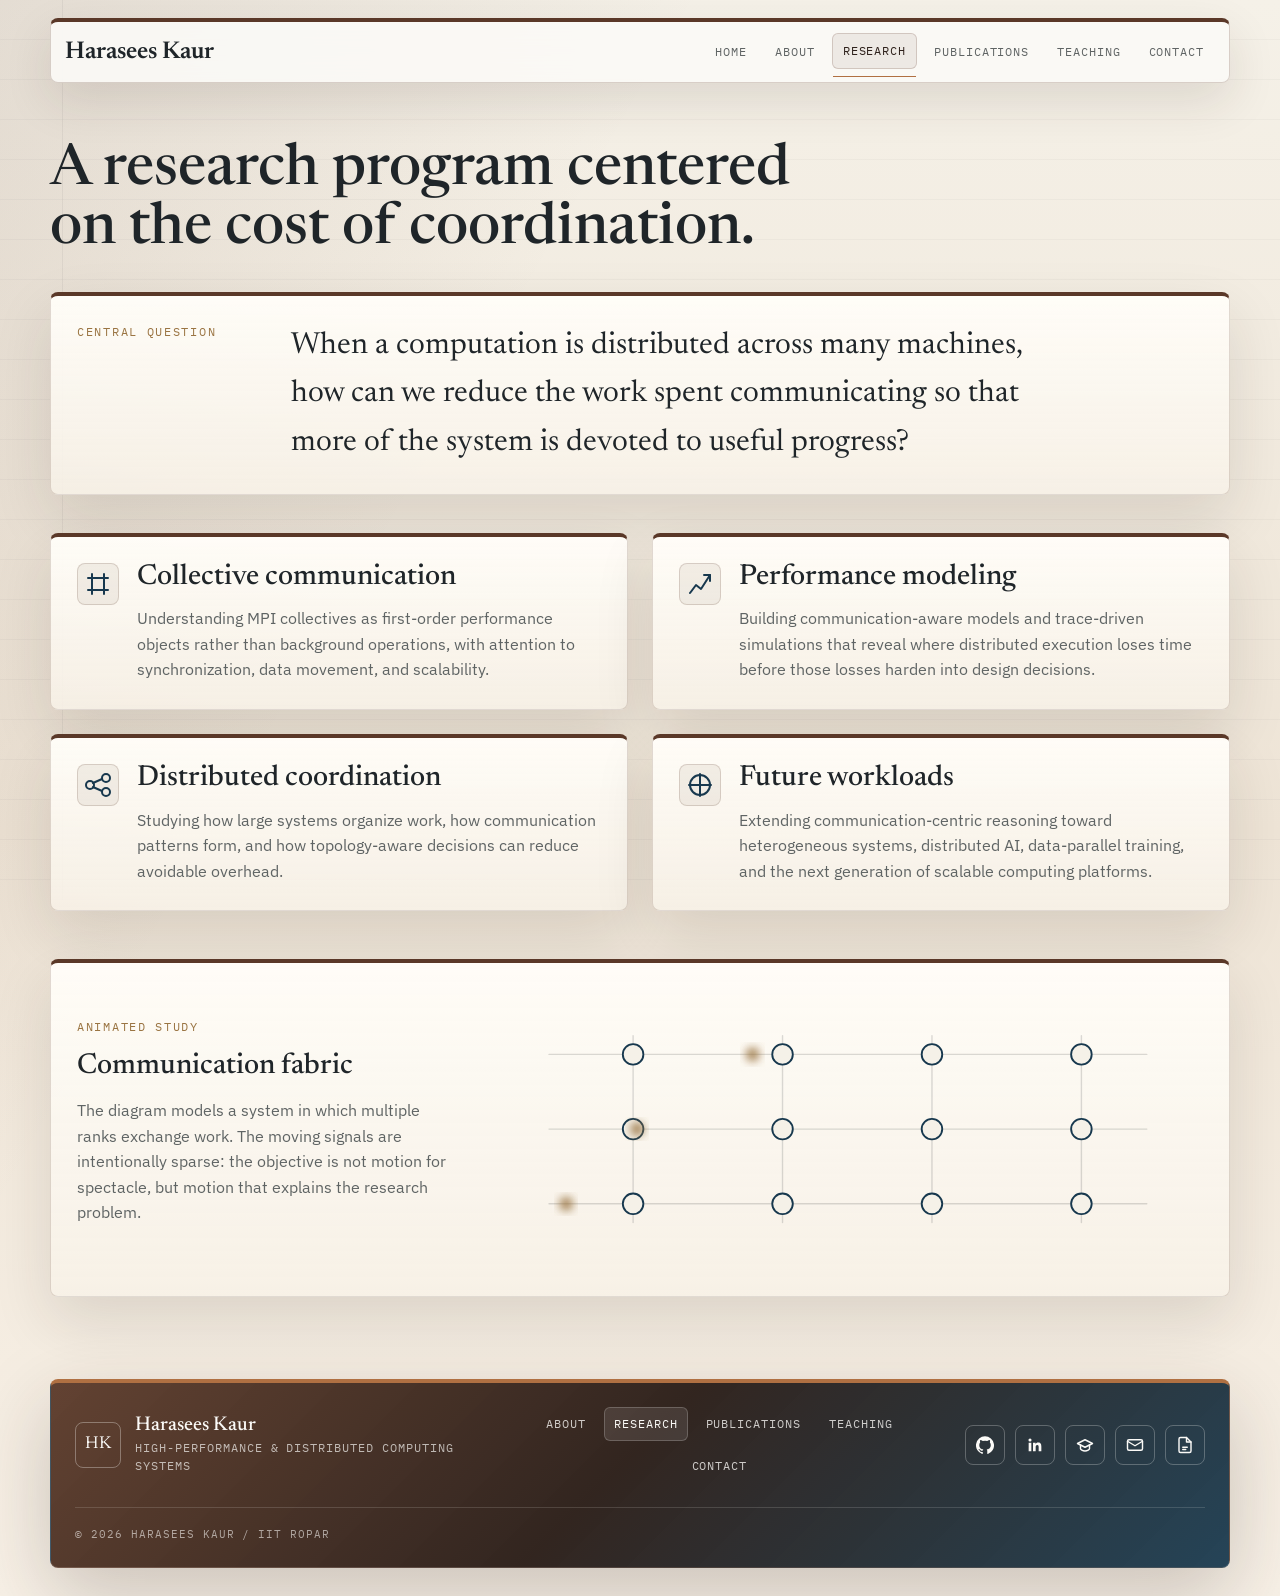
<file: research.html>
<!DOCTYPE html>
<html lang="en">
<head>
  <meta charset="UTF-8">
  <meta name="viewport" content="width=device-width, initial-scale=1.0">
  <meta name="description" content="Research program of Harasees Kaur in high-performance and distributed computing.">
  <title>Research | Harasees Kaur</title>
  <script>
    document.documentElement.classList.add("js-enabled");
  </script>
  <link rel="icon" href="favicon.svg" type="image/svg+xml">
  <link rel="preconnect" href="https://fonts.googleapis.com">
  <link rel="preconnect" href="https://fonts.gstatic.com" crossorigin>
  <link href="https://fonts.googleapis.com/css2?family=IBM+Plex+Mono:wght@400;500&amp;family=IBM+Plex+Sans:wght@400;500;600&amp;family=Newsreader:opsz,wght@6..72,400;6..72,500;6..72,600&amp;display=swap" rel="stylesheet">
  <link rel="stylesheet" href="styles.css">
</head>
<body class="page" data-page="research">
  <div class="paper-grid" aria-hidden="true"></div>

  <header class="masthead shell">
    <a class="wordmark" href="index.html">
      <span>Harasees Kaur</span>
    </a>

    <button class="nav-toggle" type="button" aria-controls="primary-navigation" aria-expanded="false" hidden>
      <span class="nav-toggle-bars" aria-hidden="true">
        <span></span>
        <span></span>
        <span></span>
      </span>
      <span class="visually-hidden">Menu</span>
    </button>

    <nav class="primary-nav" id="primary-navigation" aria-label="Primary navigation">
      <a href="index.html">Home</a>
      <a href="about.html">About</a>
      <a href="research.html">Research</a>
      <a href="publications.html">Publications</a>
      <a href="teaching.html">Teaching</a>
      <a href="contact.html">Contact</a>
    </nav>
  </header>

  <main class="shell page-main">
    <section class="page-intro reveal">
      <h1>A research program centered on the cost of coordination.</h1>
    </section>

    <section class="thesis-band reveal">
      <span>Central question</span>
      <p>
        When a computation is distributed across many machines, how can we reduce the work spent
        communicating so that more of the system is devoted to useful progress?
      </p>
    </section>

    <section class="program-grid">
      <article class="program-item reveal">
        <div class="line-icon" aria-hidden="true">
          <svg viewBox="0 0 32 32">
            <path d="M6 10h20M6 22h20M10 6v20M22 6v20"/>
          </svg>
        </div>
        <h2>Collective communication</h2>
        <p>
          Understanding MPI collectives as first-order performance objects rather than background
          operations, with attention to synchronization, data movement, and scalability.
        </p>
      </article>

      <article class="program-item reveal">
        <div class="line-icon" aria-hidden="true">
          <svg viewBox="0 0 32 32">
            <path d="M6 25 12 17l5 4 9-14"/>
            <path d="M20 7h6v6"/>
          </svg>
        </div>
        <h2>Performance modeling</h2>
        <p>
          Building communication-aware models and trace-driven simulations that reveal where
          distributed execution loses time before those losses harden into design decisions.
        </p>
      </article>

      <article class="program-item reveal">
        <div class="line-icon" aria-hidden="true">
          <svg viewBox="0 0 32 32">
            <circle cx="8" cy="16" r="4"/>
            <circle cx="24" cy="9" r="4"/>
            <circle cx="24" cy="23" r="4"/>
            <path d="M11 14l9-4M11 18l9 4"/>
          </svg>
        </div>
        <h2>Distributed coordination</h2>
        <p>
          Studying how large systems organize work, how communication patterns form, and how
          topology-aware decisions can reduce avoidable overhead.
        </p>
      </article>

      <article class="program-item reveal">
        <div class="line-icon" aria-hidden="true">
          <svg viewBox="0 0 32 32">
            <path d="M16 5v22M5 16h22"/>
            <circle cx="16" cy="16" r="10"/>
          </svg>
        </div>
        <h2>Future workloads</h2>
        <p>
          Extending communication-centric reasoning toward heterogeneous systems, distributed AI,
          data-parallel training, and the next generation of scalable computing platforms.
        </p>
      </article>
    </section>

    <section class="lattice-sheet reveal" aria-label="Communication latency diagram">
      <div>
        <p class="folio">Animated study</p>
        <h2>Communication fabric</h2>
        <p>
          The diagram models a system in which multiple ranks exchange work. The moving signals are
          intentionally sparse: the objective is not motion for spectacle, but motion that explains
          the research problem.
        </p>
      </div>

      <svg class="lattice" viewBox="0 0 760 300" role="img" aria-label="Distributed ranks exchanging signals across a lattice">
        <defs>
          <linearGradient id="pulseStroke" x1="0" x2="1">
            <stop offset="0" stop-color="#18384d"/>
            <stop offset="1" stop-color="#b18648"/>
          </linearGradient>
          <filter id="softGlow" x="-40%" y="-40%" width="180%" height="180%">
            <feGaussianBlur stdDeviation="5"/>
          </filter>
        </defs>
        <g class="lattice-lines">
          <path id="l1" d="M60 70H700"/>
          <path id="l2" d="M60 150H700"/>
          <path id="l3" d="M60 230H700"/>
          <path d="M150 50V250"/>
          <path d="M310 50V250"/>
          <path d="M470 50V250"/>
          <path d="M630 50V250"/>
        </g>
        <g class="lattice-nodes">
          <circle cx="150" cy="70" r="11"/>
          <circle cx="310" cy="70" r="11"/>
          <circle cx="470" cy="70" r="11"/>
          <circle cx="630" cy="70" r="11"/>
          <circle cx="150" cy="150" r="11"/>
          <circle cx="310" cy="150" r="11"/>
          <circle cx="470" cy="150" r="11"/>
          <circle cx="630" cy="150" r="11"/>
          <circle cx="150" cy="230" r="11"/>
          <circle cx="310" cy="230" r="11"/>
          <circle cx="470" cy="230" r="11"/>
          <circle cx="630" cy="230" r="11"/>
        </g>
        <g class="lattice-packets">
          <circle r="7">
            <animateMotion dur="4.6s" repeatCount="indefinite">
              <mpath href="#l1"/>
            </animateMotion>
          </circle>
          <circle r="7">
            <animateMotion dur="5.2s" begin="0.8s" repeatCount="indefinite">
              <mpath href="#l2"/>
            </animateMotion>
          </circle>
          <circle r="7">
            <animateMotion dur="5.8s" begin="1.4s" repeatCount="indefinite">
              <mpath href="#l3"/>
            </animateMotion>
          </circle>
        </g>
      </svg>
    </section>
  </main>

  <footer class="site-footer shell">
    <div class="footer-brand">
      <span class="footer-mark" aria-hidden="true">HK</span>
      <div>
        <strong>Harasees Kaur</strong>
        <span>High-performance &amp; distributed computing systems</span>
      </div>
    </div>
    <nav class="footer-nav" aria-label="Academic links">
      <a href="about.html">About</a>
      <a href="research.html">Research</a>
      <a href="publications.html">Publications</a>
      <a href="teaching.html">Teaching</a>
      <a href="contact.html">Contact</a>
    </nav>
    <div class="footer-actions" aria-label="Academic contact links">
      <a class="social-link" href="https://github.com/haraseesKaur12" aria-label="GitHub" title="GitHub" target="_blank" rel="noreferrer">
        <svg class="brand-icon" viewBox="0 0 24 24" aria-hidden="true">
          <path d="M12 .5A12 12 0 0 0 8.21 23.9c.6.11.82-.26.82-.58v-2.04c-3.34.73-4.04-1.61-4.04-1.61-.55-1.39-1.34-1.76-1.34-1.76-1.09-.75.08-.74.08-.74 1.21.09 1.85 1.24 1.85 1.24 1.07 1.84 2.81 1.31 3.5 1 .11-.78.42-1.31.76-1.61-2.67-.3-5.47-1.33-5.47-5.93 0-1.31.47-2.38 1.24-3.22-.12-.3-.54-1.52.12-3.18 0 0 1.01-.32 3.3 1.23a11.4 11.4 0 0 1 6 0c2.29-1.55 3.3-1.23 3.3-1.23.66 1.66.24 2.88.12 3.18.77.84 1.24 1.91 1.24 3.22 0 4.61-2.81 5.63-5.49 5.93.43.37.81 1.1.81 2.22v3.29c0 .32.22.69.83.57A12 12 0 0 0 12 .5Z"/>
        </svg>
      </a>
      <a class="social-link" href="https://www.linkedin.com/in/harasees-kaur-b7a363350/" aria-label="LinkedIn" title="LinkedIn" target="_blank" rel="noreferrer">
        <svg class="brand-icon" viewBox="0 0 24 24" aria-hidden="true">
          <path d="M20.45 20.45h-3.56v-5.57c0-1.33-.02-3.04-1.85-3.04-1.85 0-2.13 1.45-2.13 2.95v5.66H9.35V9h3.42v1.56h.05c.48-.9 1.64-1.85 3.37-1.85 3.61 0 4.27 2.38 4.27 5.47v6.27ZM5.34 7.43a2.06 2.06 0 1 1 0-4.12 2.06 2.06 0 0 1 0 4.12ZM7.12 20.45H3.55V9h3.57v11.45Z"/>
        </svg>
      </a>
      <a class="social-link" href="https://scholar.google.com/citations?user=soQdKhoAAAAJ&hl=en&oi=ao" aria-label="Google Scholar" title="Google Scholar" target="_blank" rel="noreferrer">
        <svg viewBox="0 0 24 24" aria-hidden="true">
          <path d="m22 10-10-5-10 5 10 5 10-5Z"/>
          <path d="M6 12v5c0 1.1 2.7 3 6 3s6-1.9 6-3v-5"/>
        </svg>
      </a>
      <a class="social-link" href="mailto:harasees.24csz0001@iitrpr.ac.in" aria-label="Email" title="Email">
        <svg viewBox="0 0 24 24" aria-hidden="true">
          <path d="M4 5h16a2 2 0 0 1 2 2v10a2 2 0 0 1-2 2H4a2 2 0 0 1-2-2V7a2 2 0 0 1 2-2Z"/>
          <path d="m22 7-10 6L2 7"/>
        </svg>
      </a>
      <a class="social-link" href="IIT_Ropar_CV_Template.pdf" aria-label="CV PDF" title="CV PDF" target="_blank" rel="noreferrer">
        <svg viewBox="0 0 24 24" aria-hidden="true">
          <path d="M14 2H6a2 2 0 0 0-2 2v16a2 2 0 0 0 2 2h12a2 2 0 0 0 2-2V8Z"/>
          <path d="M14 2v6h6"/>
          <path d="M9 15h6M9 18h4"/>
        </svg>
      </a>
    </div>
    <p class="footer-note">&copy; <span data-year></span> Harasees Kaur / IIT Ropar</p>
  </footer>

  <script src="script.js"></script>
</body>
</html>
</file>
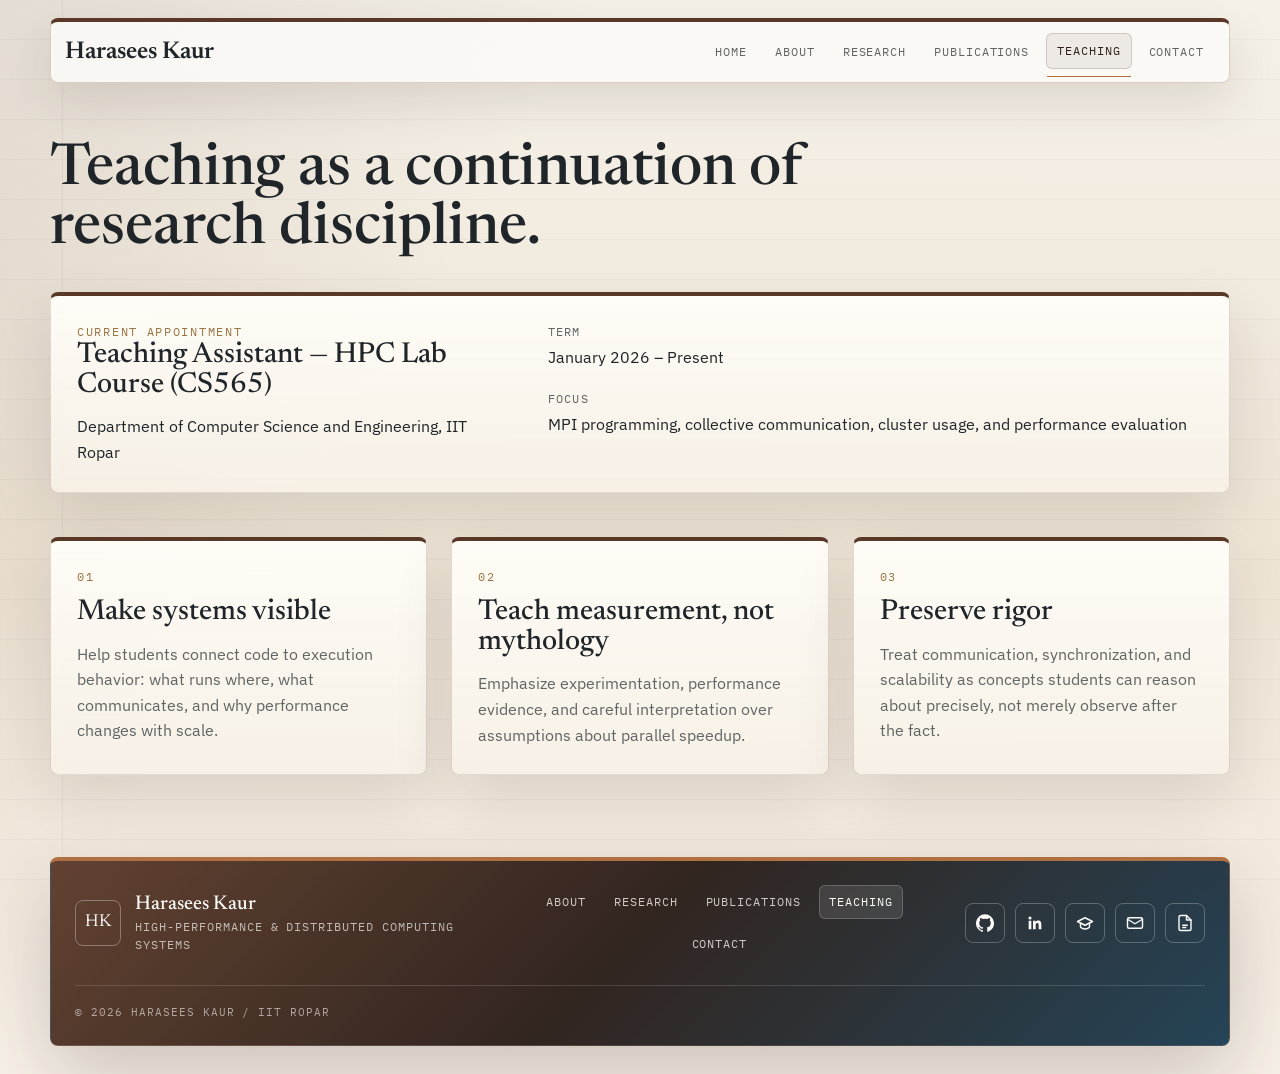
<file: teaching.html>
<!DOCTYPE html>
<html lang="en">
<head>
  <meta charset="UTF-8">
  <meta name="viewport" content="width=device-width, initial-scale=1.0">
  <meta name="description" content="Teaching experience of Harasees Kaur.">
  <title>Teaching | Harasees Kaur</title>
  <script>
    document.documentElement.classList.add("js-enabled");
  </script>
  <link rel="icon" href="favicon.svg" type="image/svg+xml">
  <link rel="preconnect" href="https://fonts.googleapis.com">
  <link rel="preconnect" href="https://fonts.gstatic.com" crossorigin>
  <link href="https://fonts.googleapis.com/css2?family=IBM+Plex+Mono:wght@400;500&amp;family=IBM+Plex+Sans:wght@400;500;600&amp;family=Newsreader:opsz,wght@6..72,400;6..72,500;6..72,600&amp;display=swap" rel="stylesheet">
  <link rel="stylesheet" href="styles.css">
</head>
<body class="page" data-page="teaching">
  <div class="paper-grid" aria-hidden="true"></div>

  <header class="masthead shell">
    <a class="wordmark" href="index.html">
      <span>Harasees Kaur</span>
    </a>

    <button class="nav-toggle" type="button" aria-controls="primary-navigation" aria-expanded="false" hidden>
      <span class="nav-toggle-bars" aria-hidden="true">
        <span></span>
        <span></span>
        <span></span>
      </span>
      <span class="visually-hidden">Menu</span>
    </button>

    <nav class="primary-nav" id="primary-navigation" aria-label="Primary navigation">
      <a href="index.html">Home</a>
      <a href="about.html">About</a>
      <a href="research.html">Research</a>
      <a href="publications.html">Publications</a>
      <a href="teaching.html">Teaching</a>
      <a href="contact.html">Contact</a>
    </nav>
  </header>

  <main class="shell page-main">
    <section class="page-intro reveal">
      <h1>Teaching as a continuation of research discipline.</h1>
    </section>

    <section class="course-record reveal">
      <div>
        <p class="folio">Current appointment</p>
        <h2>Teaching Assistant &mdash; HPC Lab Course (CS565)</h2>
        <p>Department of Computer Science and Engineering, IIT Ropar</p>
      </div>
      <dl>
        <div>
          <dt>Term</dt>
          <dd>January 2026 &ndash; Present</dd>
        </div>
        <div>
          <dt>Focus</dt>
          <dd>MPI programming, collective communication, cluster usage, and performance evaluation</dd>
        </div>
      </dl>
    </section>

    <section class="teaching-principles">
      <article class="principle reveal">
        <span>01</span>
        <h2>Make systems visible</h2>
        <p>
          Help students connect code to execution behavior: what runs where, what communicates,
          and why performance changes with scale.
        </p>
      </article>

      <article class="principle reveal">
        <span>02</span>
        <h2>Teach measurement, not mythology</h2>
        <p>
          Emphasize experimentation, performance evidence, and careful interpretation over
          assumptions about parallel speedup.
        </p>
      </article>

      <article class="principle reveal">
        <span>03</span>
        <h2>Preserve rigor</h2>
        <p>
          Treat communication, synchronization, and scalability as concepts students can reason
          about precisely, not merely observe after the fact.
        </p>
      </article>
    </section>
  </main>

  <footer class="site-footer shell">
    <div class="footer-brand">
      <span class="footer-mark" aria-hidden="true">HK</span>
      <div>
        <strong>Harasees Kaur</strong>
        <span>High-performance &amp; distributed computing systems</span>
      </div>
    </div>
    <nav class="footer-nav" aria-label="Academic links">
      <a href="about.html">About</a>
      <a href="research.html">Research</a>
      <a href="publications.html">Publications</a>
      <a href="teaching.html">Teaching</a>
      <a href="contact.html">Contact</a>
    </nav>
    <div class="footer-actions" aria-label="Academic contact links">
      <a class="social-link" href="https://github.com/haraseesKaur12" aria-label="GitHub" title="GitHub" target="_blank" rel="noreferrer">
        <svg class="brand-icon" viewBox="0 0 24 24" aria-hidden="true">
          <path d="M12 .5A12 12 0 0 0 8.21 23.9c.6.11.82-.26.82-.58v-2.04c-3.34.73-4.04-1.61-4.04-1.61-.55-1.39-1.34-1.76-1.34-1.76-1.09-.75.08-.74.08-.74 1.21.09 1.85 1.24 1.85 1.24 1.07 1.84 2.81 1.31 3.5 1 .11-.78.42-1.31.76-1.61-2.67-.3-5.47-1.33-5.47-5.93 0-1.31.47-2.38 1.24-3.22-.12-.3-.54-1.52.12-3.18 0 0 1.01-.32 3.3 1.23a11.4 11.4 0 0 1 6 0c2.29-1.55 3.3-1.23 3.3-1.23.66 1.66.24 2.88.12 3.18.77.84 1.24 1.91 1.24 3.22 0 4.61-2.81 5.63-5.49 5.93.43.37.81 1.1.81 2.22v3.29c0 .32.22.69.83.57A12 12 0 0 0 12 .5Z"/>
        </svg>
      </a>
      <a class="social-link" href="https://www.linkedin.com/in/harasees-kaur-b7a363350/" aria-label="LinkedIn" title="LinkedIn" target="_blank" rel="noreferrer">
        <svg class="brand-icon" viewBox="0 0 24 24" aria-hidden="true">
          <path d="M20.45 20.45h-3.56v-5.57c0-1.33-.02-3.04-1.85-3.04-1.85 0-2.13 1.45-2.13 2.95v5.66H9.35V9h3.42v1.56h.05c.48-.9 1.64-1.85 3.37-1.85 3.61 0 4.27 2.38 4.27 5.47v6.27ZM5.34 7.43a2.06 2.06 0 1 1 0-4.12 2.06 2.06 0 0 1 0 4.12ZM7.12 20.45H3.55V9h3.57v11.45Z"/>
        </svg>
      </a>
      <a class="social-link" href="https://scholar.google.com/citations?user=soQdKhoAAAAJ&hl=en&oi=ao" target="_blank" rel="noreferrer">
        <svg viewBox="0 0 24 24" aria-hidden="true">
          <path d="m22 10-10-5-10 5 10 5 10-5Z"/>
          <path d="M6 12v5c0 1.1 2.7 3 6 3s6-1.9 6-3v-5"/>
        </svg>
      </a>
      <a class="social-link" href="mailto:harasees.24csz0001@iitrpr.ac.in" aria-label="Email" title="Email">
        <svg viewBox="0 0 24 24" aria-hidden="true">
          <path d="M4 5h16a2 2 0 0 1 2 2v10a2 2 0 0 1-2 2H4a2 2 0 0 1-2-2V7a2 2 0 0 1 2-2Z"/>
          <path d="m22 7-10 6L2 7"/>
        </svg>
      </a>
      <a class="social-link" href="IIT_Ropar_CV_Template.pdf" aria-label="CV PDF" title="CV PDF" target="_blank" rel="noreferrer">
        <svg viewBox="0 0 24 24" aria-hidden="true">
          <path d="M14 2H6a2 2 0 0 0-2 2v16a2 2 0 0 0 2 2h12a2 2 0 0 0 2-2V8Z"/>
          <path d="M14 2v6h6"/>
          <path d="M9 15h6M9 18h4"/>
        </svg>
      </a>
    </div>
    <p class="footer-note">&copy; <span data-year></span> Harasees Kaur / IIT Ropar</p>
  </footer>

  <script src="script.js"></script>
</body>
</html>
</file>
<file: styles.css>
:root {
  --paper: #f5f1e8;
  --paper-deep: #ece4d7;
  --ink: #1f2529;
  --ink-soft: #5f6464;
  --rule: rgba(31, 37, 41, 0.18);
  --rule-strong: rgba(31, 37, 41, 0.34);
  --indigo: #17384e;
  --indigo-soft: #285a71;
  --brass: #9a7442;
  --brown: #5a3828;
  --brown-deep: #2e211b;
  --copper: #b07042;
  --tile: rgba(251, 250, 247, 0.84);
  --tile-strong: rgba(255, 253, 248, 0.94);
  --white: #fbfaf7;
  --shadow: 0 24px 60px rgba(40, 35, 28, 0.12);
  --shadow-hover: 0 30px 80px rgba(40, 35, 28, 0.18);
}

* {
  box-sizing: border-box;
}

html {
  scroll-behavior: smooth;
}

body {
  margin: 0;
  min-height: 100vh;
  color: var(--ink);
  background:
    linear-gradient(120deg, rgba(90, 56, 40, 0.11), transparent 32%),
    linear-gradient(180deg, var(--paper) 0%, #eee4d6 52%, #f8f1e7 100%);
  font-family: "IBM Plex Sans", "Avenir Next", "Segoe UI", sans-serif;
  line-height: 1.6;
}

a {
  color: inherit;
}

img {
  display: block;
  max-width: 100%;
}

.visually-hidden {
  position: absolute;
  width: 1px;
  height: 1px;
  overflow: hidden;
  clip: rect(0, 0, 0, 0);
  clip-path: inset(50%);
  white-space: nowrap;
}

.paper-grid {
  position: fixed;
  inset: 0;
  pointer-events: none;
  background:
    linear-gradient(to right, transparent 0, transparent 62px, rgba(31, 37, 41, 0.08) 62px, rgba(31, 37, 41, 0.08) 63px, transparent 63px),
    repeating-linear-gradient(to bottom, transparent 0 39px, rgba(31, 37, 41, 0.04) 39px 40px);
  opacity: 0.7;
}

.shell {
  position: relative;
  z-index: 1;
  width: min(1180px, calc(100% - 64px));
  margin: 0 auto;
}

.masthead {
  position: sticky;
  top: 14px;
  z-index: 20;
  display: grid;
  grid-template-columns: auto minmax(0, 1fr);
  gap: 16px;
  align-items: center;
  margin-top: 18px;
  padding: 12px 14px;
  border: 1px solid rgba(90, 56, 40, 0.22);
  border-top: 4px solid var(--brown);
  border-radius: 8px;
  background: rgba(251, 250, 247, 0.9);
  box-shadow: 0 18px 48px rgba(46, 33, 27, 0.12);
  backdrop-filter: blur(18px);
}

.wordmark {
  display: inline-flex;
  align-items: center;
  gap: 12px;
  width: fit-content;
  color: var(--ink);
  font-family: "Newsreader", Georgia, serif;
  font-size: 1.52rem;
  font-weight: 600;
  line-height: 1;
  text-decoration: none;
}

.monogram {
  display: grid;
  width: 44px;
  height: 44px;
  place-items: center;
  border: 1px solid rgba(255, 255, 255, 0.36);
  border-radius: 8px;
  background: linear-gradient(135deg, var(--brown), var(--indigo));
  box-shadow: inset 0 0 0 1px rgba(255, 255, 255, 0.12);
}

.monogram svg {
  width: 28px;
  height: 28px;
  fill: none;
  stroke: var(--paper);
  stroke-width: 2.4;
  stroke-linecap: round;
  stroke-linejoin: round;
}

.identity {
  display: grid;
  gap: 2px;
  padding-left: 18px;
  border-left: 1px solid rgba(90, 56, 40, 0.2);
  color: var(--ink-soft);
  font-size: 0.88rem;
  line-height: 1.35;
}

.nav-toggle {
  display: none;
  width: 42px;
  height: 42px;
  place-items: center;
  padding: 0;
  border: 1px solid rgba(90, 56, 40, 0.22);
  border-radius: 6px;
  color: var(--brown-deep);
  background: rgba(90, 56, 40, 0.07);
  cursor: pointer;
  transition: background 180ms ease, border-color 180ms ease, transform 180ms ease;
}

.nav-toggle[hidden] {
  display: none;
}

.nav-toggle:hover,
.nav-toggle:focus-visible {
  border-color: rgba(90, 56, 40, 0.36);
  background: rgba(90, 56, 40, 0.12);
  transform: translateY(-1px);
}

.nav-toggle-bars {
  display: grid;
  width: 18px;
  gap: 4px;
}

.nav-toggle-bars span {
  display: block;
  height: 2px;
  border-radius: 999px;
  background: currentColor;
  transition: opacity 180ms ease, transform 180ms ease;
}

.masthead.nav-open .nav-toggle-bars span:first-child {
  transform: translateY(6px) rotate(45deg);
}

.masthead.nav-open .nav-toggle-bars span:nth-child(2) {
  opacity: 0;
}

.masthead.nav-open .nav-toggle-bars span:last-child {
  transform: translateY(-6px) rotate(-45deg);
}

.primary-nav {
  display: flex;
  flex-wrap: nowrap;
  justify-content: flex-end;
  justify-self: end;
  min-width: 0;
  gap: 6px;
  font-family: "IBM Plex Mono", "SFMono-Regular", monospace;
  font-size: 0.72rem;
  letter-spacing: 0.08em;
  text-transform: uppercase;
}

.primary-nav a {
  position: relative;
  display: inline-flex;
  min-height: 36px;
  align-items: center;
  padding: 0 10px;
  border: 1px solid transparent;
  border-radius: 6px;
  color: var(--ink-soft);
  text-decoration: none;
  transition: background 180ms ease, border-color 180ms ease, color 180ms ease, transform 180ms ease;
}

.primary-nav a::after {
  position: absolute;
  right: 0;
  bottom: -9px;
  left: 0;
  height: 1px;
  background: var(--copper);
  content: "";
  opacity: 0;
  transform: scaleX(0.4);
  transition: opacity 180ms ease, transform 180ms ease;
}

.primary-nav a:hover,
.primary-nav a.active {
  border-color: rgba(90, 56, 40, 0.2);
  background: rgba(90, 56, 40, 0.08);
  color: var(--brown-deep);
  transform: translateY(-1px);
}

.primary-nav a:hover::after,
.primary-nav a.active::after {
  opacity: 1;
  transform: scaleX(1);
}

.primary-nav .nav-cv {
  border-color: var(--brown);
  background: var(--brown);
  color: var(--white);
}

.primary-nav .nav-cv:hover,
.primary-nav .nav-cv.active {
  background: var(--brown-deep);
  color: var(--white);
}

.js-enabled .masthead.nav-collapsed {
  grid-template-columns: minmax(0, 1fr) auto;
}

.js-enabled .masthead.nav-collapsed .nav-toggle {
  display: grid;
  justify-self: end;
}

.js-enabled .masthead.nav-collapsed .primary-nav {
  grid-column: 1 / -1;
  display: grid;
  width: 100%;
  max-height: 0;
  justify-self: stretch;
  gap: 8px;
  overflow: hidden;
  padding-top: 0;
  border-top: 1px solid transparent;
  opacity: 0;
  pointer-events: none;
  transform: translateY(-6px);
  transition: max-height 220ms ease, opacity 180ms ease, padding-top 180ms ease, transform 180ms ease;
}

.js-enabled .masthead.nav-collapsed.nav-open .primary-nav {
  max-height: 460px;
  padding-top: 12px;
  border-top-color: rgba(90, 56, 40, 0.14);
  opacity: 1;
  pointer-events: auto;
  transform: translateY(0);
}

.js-enabled .masthead.nav-collapsed .primary-nav a {
  width: 100%;
  min-height: 42px;
  justify-content: center;
  padding: 0 12px;
  border-color: rgba(90, 56, 40, 0.14);
  background: rgba(255, 253, 248, 0.62);
  text-align: center;
}

.js-enabled .masthead.nav-collapsed .primary-nav a::after {
  display: none;
}

.opening-grid {
  display: grid;
  grid-template-columns: minmax(0, 0.92fr) minmax(420px, 1.08fr);
  gap: 54px;
  align-items: start;
  padding: 64px 0 42px;
}

.folio {
  margin: 0 0 16px;
  color: var(--brass);
  font-family: "IBM Plex Mono", "SFMono-Regular", monospace;
  font-size: 0.76rem;
  letter-spacing: 0.14em;
  text-transform: uppercase;
}

h1,
h2 {
  font-family: "Newsreader", Georgia, serif;
  font-weight: 500;
  line-height: 1.03;
}

.opening-copy h1 {
  max-width: 520px;
  margin: 0;
  font-size: 4.35rem;
}

.lede {
  max-width: 520px;
  margin: 28px 0 0;
  color: var(--ink);
  font-size: 1.12rem;
}

.sublede {
  max-width: 520px;
  margin: 18px 0 0;
  color: var(--ink-soft);
}

.text-links {
  display: flex;
  flex-wrap: wrap;
  gap: 18px;
  margin-top: 32px;
  font-family: "IBM Plex Mono", "SFMono-Regular", monospace;
  font-size: 0.8rem;
}

.text-links a {
  text-decoration-thickness: 1px;
  text-underline-offset: 4px;
}

.profile-hero {
  grid-template-columns: minmax(0, 1fr) minmax(320px, 410px);
  gap: 56px;
  align-items: stretch;
  padding: 58px 0 34px;
}

.hero-copy {
  display: flex;
  min-height: 598px;
  flex-direction: column;
  justify-content: center;
}

.profile-hero .opening-copy h1 {
  max-width: 660px;
  font-size: 5rem;
  letter-spacing: 0;
}

.hero-lede {
  max-width: 670px;
  font-size: 1.28rem;
}

.research-quote {
  max-width: 570px;
  margin: 30px 0 0;
  padding: 18px 0 0 22px;
  border-left: 2px solid var(--brass);
  color: var(--indigo);
  font-family: "Newsreader", Georgia, serif;
  font-size: 1.55rem;
  line-height: 1.18;
}

.hero-links {
  margin-top: 30px;
}

.hero-links a {
  display: inline-flex;
  min-height: 36px;
  align-items: center;
}

.profile-panel {
  position: relative;
  display: flex;
  flex-direction: column;
  overflow: hidden;
  border: 1px solid var(--rule-strong);
  background: rgba(251, 250, 247, 0.62);
  box-shadow: var(--shadow);
}

.profile-panel::before {
  position: absolute;
  top: -1px;
  right: -1px;
  left: -1px;
  height: 4px;
  background: linear-gradient(90deg, var(--indigo), var(--brass));
  content: "";
}

.home-portrait {
  margin: 0;
  border-bottom: 1px solid var(--rule-strong);
}

.home-portrait img {
  width: 100%;
  aspect-ratio: 4 / 5;
  object-fit: cover;
  object-position: center 18%;
}

.panel-body {
  display: grid;
  gap: 10px;
  padding: 24px;
}

.panel-body .folio {
  margin-bottom: 2px;
}

.panel-body h2 {
  margin: 0;
  font-size: 1.86rem;
}

.panel-body > p:not(.folio) {
  margin: 0;
  color: var(--ink-soft);
}

.profile-facts {
  display: grid;
  margin: 8px 0 0;
  border-top: 1px solid var(--rule);
}

.profile-facts div {
  display: grid;
  grid-template-columns: 118px 1fr;
  gap: 12px;
  padding: 12px 0;
  border-bottom: 1px solid var(--rule);
}

.profile-facts dt {
  color: var(--ink-soft);
  font-family: "IBM Plex Mono", "SFMono-Regular", monospace;
  font-size: 0.72rem;
  letter-spacing: 0.1em;
  text-transform: uppercase;
}

.profile-facts dd {
  margin: 0;
}

.profile-facts a {
  text-decoration-thickness: 1px;
  text-underline-offset: 4px;
}

.profile-statement {
  display: grid;
  grid-template-columns: 200px minmax(0, 1fr);
  gap: 32px;
  padding: 28px 0;
  border-top: 1px solid var(--rule-strong);
  border-bottom: 1px solid var(--rule-strong);
}

.profile-statement .folio {
  margin: 0;
}

.profile-statement p:last-child {
  max-width: 840px;
  margin: 0;
  font-family: "Newsreader", Georgia, serif;
  font-size: 1.65rem;
  line-height: 1.24;
}

.signal-band {
  display: grid;
  grid-template-columns: repeat(4, 1fr);
  margin-top: 34px;
  border-top: 1px solid var(--rule-strong);
  border-bottom: 1px solid var(--rule-strong);
}

.signal-band article {
  min-height: 154px;
  padding: 22px 20px 24px 0;
}

.signal-band article + article {
  padding-left: 22px;
  border-left: 1px solid var(--rule);
}

.signal-band span,
.focus-card span,
.timeline-list span {
  display: block;
  color: var(--brass);
  font-family: "IBM Plex Mono", "SFMono-Regular", monospace;
  font-size: 0.72rem;
  letter-spacing: 0.14em;
  text-transform: uppercase;
}

.signal-band strong {
  display: block;
  margin-top: 14px;
  font-family: "Newsreader", Georgia, serif;
  font-size: 1.62rem;
  font-weight: 500;
  line-height: 1.08;
}

.signal-band p {
  margin: 10px 0 0;
  color: var(--ink-soft);
  font-size: 0.94rem;
}

.section-block {
  padding: 54px 0 0;
}

.section-heading {
  display: grid;
  grid-template-columns: 200px minmax(0, 660px);
  gap: 32px;
  align-items: end;
  padding-bottom: 22px;
  border-bottom: 1px solid var(--rule-strong);
}

.section-heading .folio {
  margin: 0;
}

.section-heading h2,
.showcase-block h2 {
  margin: 0;
  font-size: 2.2rem;
}

.focus-grid {
  display: grid;
  grid-template-columns: repeat(4, 1fr);
  border-bottom: 1px solid var(--rule-strong);
}

.focus-card {
  min-height: 264px;
  padding: 24px 20px 28px;
  border-left: 1px solid var(--rule);
}

.focus-card:last-child {
  border-right: 1px solid var(--rule);
}

.focus-card h3 {
  margin: 22px 0 12px;
  font-family: "Newsreader", Georgia, serif;
  font-size: 1.48rem;
  font-weight: 500;
  line-height: 1.1;
}

.focus-card p {
  margin: 0;
  color: var(--ink-soft);
}

.showcase-grid {
  display: grid;
  grid-template-columns: repeat(2, 1fr);
  gap: 34px;
  padding: 54px 0 0;
}

.showcase-block {
  padding-top: 24px;
  border-top: 1px solid var(--rule-strong);
}

.showcase-block > p:not(.folio) {
  margin: 0;
  color: var(--ink-soft);
}

.structured-list {
  display: grid;
  gap: 12px;
  margin: 22px 0 0;
  padding: 0;
  list-style: none;
}

.structured-list li {
  position: relative;
  padding-left: 28px;
}

.structured-list li::before {
  position: absolute;
  top: 0.78em;
  left: 0;
  width: 12px;
  height: 1px;
  background: var(--brass);
  content: "";
}

.timeline-list {
  display: grid;
  margin-top: 22px;
  border-top: 1px solid var(--rule);
}

.timeline-list div {
  display: grid;
  grid-template-columns: 70px 1fr;
  gap: 18px;
  padding: 14px 0;
  border-bottom: 1px solid var(--rule);
}

.timeline-list p {
  margin: 0;
  color: var(--ink-soft);
}

.research-visual {
  margin-top: 56px;
  padding: 26px 0 0;
  border-top: 1px solid var(--rule-strong);
  border-left: 0;
}

.research-visual svg {
  max-width: 920px;
  margin: 0 auto;
}

.research-visual figcaption {
  max-width: 720px;
  margin: 14px auto 0;
  text-align: center;
}

.atlas {
  margin: 0;
  padding: 20px 0 0 22px;
  border-left: 1px solid var(--rule-strong);
}

.figure-label {
  margin-bottom: 10px;
  color: var(--ink-soft);
  font-family: "IBM Plex Mono", "SFMono-Regular", monospace;
  font-size: 0.76rem;
  letter-spacing: 0.12em;
  text-transform: uppercase;
}

.atlas svg,
.lattice {
  display: block;
  width: 100%;
  height: auto;
}

.mesh path,
.route-highlight path,
.lattice-lines path {
  fill: none;
  stroke-linecap: round;
}

.mesh path {
  stroke: rgba(31, 37, 41, 0.14);
  stroke-width: 1.4;
}

.route-highlight path {
  stroke: url(#routeGlow);
  stroke-width: 2.4;
  stroke-dasharray: 12 14;
  animation: routeDrift 16s linear infinite;
}

.nodes circle,
.lattice-nodes circle {
  fill: var(--paper);
  stroke: var(--indigo);
  stroke-width: 2;
}

.nodes text {
  fill: var(--ink-soft);
  font-family: "IBM Plex Mono", "SFMono-Regular", monospace;
  font-size: 12px;
}

.packets circle,
.lattice-packets circle {
  fill: var(--brass);
  filter: url(#softGlow);
}

.annotations text {
  fill: var(--ink-soft);
  font-family: "IBM Plex Mono", "SFMono-Regular", monospace;
  font-size: 12px;
  letter-spacing: 0.08em;
  text-transform: uppercase;
}

.atlas figcaption {
  max-width: 560px;
  margin-top: 12px;
  color: var(--ink-soft);
  font-size: 0.92rem;
}

.atlas.research-visual {
  margin-top: 56px;
  padding: 26px 0 0;
  border-top: 1px solid var(--rule-strong);
  border-left: 0;
}

.atlas.research-visual figcaption {
  max-width: 720px;
  margin: 14px auto 0;
  text-align: center;
}

.ledger {
  display: grid;
  grid-template-columns: repeat(3, 1fr);
  border-top: 1px solid var(--rule-strong);
  border-bottom: 1px solid var(--rule-strong);
}

.ledger article {
  min-height: 152px;
  padding: 24px 22px 26px 0;
}

.ledger article + article {
  padding-left: 22px;
  border-left: 1px solid var(--rule);
}

.ledger span {
  display: block;
  margin-bottom: 12px;
  color: var(--brass);
  font-family: "IBM Plex Mono", "SFMono-Regular", monospace;
  font-size: 0.76rem;
  letter-spacing: 0.14em;
  text-transform: uppercase;
}

.ledger p,
.register-entry p,
.sheet-block p,
.program-item p,
.thesis-band p,
.course-record p,
.principle p,
.profile-copy p {
  margin: 0;
}

.register-grid {
  display: grid;
  grid-template-columns: repeat(3, 1fr);
  gap: 28px;
  padding: 42px 0 18px;
}

.register-entry {
  padding-top: 18px;
  border-top: 1px solid var(--rule);
}

.register-entry h2 {
  margin: 0 0 8px;
  font-size: 2rem;
}

.register-entry > p:not(.folio) {
  color: var(--ink-soft);
}

.register-entry dl {
  display: grid;
  gap: 8px;
  margin: 18px 0 0;
}

.register-entry dl div {
  display: flex;
  justify-content: space-between;
  gap: 18px;
  padding-top: 8px;
  border-top: 1px solid var(--rule);
}

.register-entry dt {
  color: var(--ink-soft);
  font-family: "IBM Plex Mono", "SFMono-Regular", monospace;
  font-size: 0.76rem;
  text-transform: uppercase;
}

.register-entry dd {
  margin: 0;
}

.page-main {
  padding-top: 58px;
}

.page-intro {
  max-width: 760px;
  padding-bottom: 32px;
}

.page-intro h1 {
  margin: 0;
  font-size: 3.6rem;
}

.profile-sheet {
  display: grid;
  grid-template-columns: minmax(280px, 0.72fr) minmax(0, 1.28fr);
  gap: 42px;
  align-items: start;
  padding: 26px 0 46px;
  border-top: 1px solid var(--rule-strong);
}

.portrait {
  margin: 0;
}

.portrait img {
  width: 100%;
  aspect-ratio: 3 / 4;
  object-fit: cover;
  object-position: center center;
  border: 1px solid var(--rule-strong);
  box-shadow: var(--shadow);
}

.portrait figcaption {
  margin-top: 12px;
  color: var(--ink-soft);
  font-family: "IBM Plex Mono", "SFMono-Regular", monospace;
  font-size: 0.76rem;
  letter-spacing: 0.08em;
  text-transform: uppercase;
}

.profile-copy {
  max-width: 660px;
  padding-top: 12px;
}

.profile-copy p {
  font-family: "Newsreader", Georgia, serif;
  font-size: 1.42rem;
}

.profile-copy p + p {
  margin-top: 22px;
}

.two-column-sheet {
  display: grid;
  grid-template-columns: repeat(2, 1fr);
  gap: 28px;
  margin-top: 10px;
}

.sheet-block,
.education-sheet,
.lattice-sheet,
.course-record {
  padding-top: 22px;
  border-top: 1px solid var(--rule-strong);
}

.sheet-block h2,
.education-sheet h2,
.lattice-sheet h2,
.course-record h2,
.program-item h2,
.principle h2 {
  margin: 0 0 14px;
  font-size: 1.8rem;
}

.formal-list {
  display: grid;
  gap: 18px;
  margin: 0;
}

.formal-list dt {
  margin-bottom: 4px;
  color: var(--ink-soft);
  font-family: "IBM Plex Mono", "SFMono-Regular", monospace;
  font-size: 0.76rem;
  letter-spacing: 0.1em;
  text-transform: uppercase;
}

.formal-list dd {
  margin: 0;
}

.interest-list {
  display: grid;
  gap: 10px;
  margin: 0;
  padding-left: 18px;
}

.education-sheet {
  margin-top: 44px;
}

.table-wrap {
  overflow-x: auto;
}

table {
  width: 100%;
  border-collapse: collapse;
  font-size: 0.95rem;
}

th,
td {
  padding: 14px 12px;
  border-bottom: 1px solid var(--rule);
  text-align: left;
}

th {
  color: var(--ink-soft);
  font-family: "IBM Plex Mono", "SFMono-Regular", monospace;
  font-size: 0.74rem;
  font-weight: 500;
  letter-spacing: 0.1em;
  text-transform: uppercase;
}

.thesis-band {
  display: grid;
  grid-template-columns: 190px 1fr;
  gap: 24px;
  align-items: start;
  padding: 24px 0;
  border-top: 1px solid var(--rule-strong);
  border-bottom: 1px solid var(--rule-strong);
}

.thesis-band span {
  color: var(--brass);
  font-family: "IBM Plex Mono", "SFMono-Regular", monospace;
  font-size: 0.76rem;
  letter-spacing: 0.14em;
  text-transform: uppercase;
}

.thesis-band p {
  max-width: 760px;
  font-family: "Newsreader", Georgia, serif;
  font-size: 1.9rem;
}

.program-grid {
  display: grid;
  grid-template-columns: repeat(2, 1fr);
  gap: 28px 34px;
  padding: 38px 0 48px;
}

.program-item {
  display: grid;
  grid-template-columns: 42px 1fr;
  column-gap: 18px;
  align-content: start;
}

.program-item .line-icon {
  grid-row: span 3;
}

.line-icon svg {
  width: 32px;
  height: 32px;
  fill: none;
  stroke: var(--indigo);
  stroke-width: 2;
  stroke-linecap: round;
  stroke-linejoin: round;
}

.program-item p {
  color: var(--ink-soft);
}

.lattice-sheet {
  display: grid;
  grid-template-columns: minmax(260px, 0.7fr) minmax(360px, 1.3fr);
  gap: 34px;
  align-items: center;
}

.lattice-sheet > div > p:last-child {
  color: var(--ink-soft);
}

.lattice-lines path {
  stroke: rgba(31, 37, 41, 0.16);
  stroke-width: 1.5;
}

.bibliography {
  border-top: 1px solid var(--rule-strong);
}

.bibliography article {
  display: grid;
  grid-template-columns: 92px 1fr;
  gap: 22px;
  padding: 26px 0;
  border-bottom: 1px solid var(--rule);
}

.pub-year {
  color: var(--brass);
  font-family: "IBM Plex Mono", "SFMono-Regular", monospace;
  font-size: 0.78rem;
  letter-spacing: 0.12em;
}

.bibliography h2 {
  margin: 0 0 10px;
  font-size: 1.6rem;
}

.bibliography p {
  margin: 0;
}

.bibliography .venue {
  margin-top: 8px;
  color: var(--ink-soft);
}

.course-record {
  display: grid;
  grid-template-columns: minmax(280px, 0.8fr) minmax(0, 1.2fr);
  gap: 34px;
  align-items: start;
}

.course-record dl {
  display: grid;
  gap: 18px;
  margin: 0;
}

.course-record dt {
  margin-bottom: 4px;
  color: var(--ink-soft);
  font-family: "IBM Plex Mono", "SFMono-Regular", monospace;
  font-size: 0.76rem;
  letter-spacing: 0.1em;
  text-transform: uppercase;
}

.course-record dd {
  margin: 0;
}

.teaching-principles {
  display: grid;
  grid-template-columns: repeat(3, 1fr);
  gap: 28px;
  padding-top: 44px;
}

.principle {
  padding-top: 18px;
  border-top: 1px solid var(--rule);
}

.principle span {
  display: block;
  margin-bottom: 12px;
  color: var(--brass);
  font-family: "IBM Plex Mono", "SFMono-Regular", monospace;
  font-size: 0.76rem;
  letter-spacing: 0.14em;
}

.principle p {
  color: var(--ink-soft);
}

.profile-panel,
.signal-band article,
.focus-card,
.showcase-block,
.profile-copy,
.sheet-block,
.education-sheet,
.thesis-band,
.program-item,
.lattice-sheet,
.bibliography article,
.course-record,
.principle,
.contact-hero,
.contact-card,
.contact-panel {
  position: relative;
  border: 1px solid rgba(90, 56, 40, 0.18);
  border-top: 4px solid var(--brown);
  border-radius: 8px;
  background:
    linear-gradient(180deg, rgba(255, 253, 248, 0.96), rgba(247, 241, 231, 0.86));
  box-shadow: var(--shadow);
  transition: transform 240ms ease, box-shadow 240ms ease, border-color 240ms ease, background 240ms ease;
}

.showcase-block,
.profile-copy,
.bibliography article,
.contact-hero {
  border-top-width: 1px;
  border-left: 4px solid var(--brown);
}

.profile-panel {
  overflow: hidden;
  background:
    linear-gradient(180deg, rgba(255, 253, 248, 0.98), rgba(246, 238, 225, 0.9));
}

.signal-band {
  gap: 18px;
  border: 0;
}

.signal-band article {
  min-height: 166px;
  padding: 22px;
}

.signal-band article + article {
  padding-left: 22px;
  border-left: 1px solid rgba(90, 56, 40, 0.18);
}

.focus-grid {
  gap: 18px;
  border-bottom: 0;
}

.focus-card,
.focus-card:last-child {
  min-height: 280px;
  padding: 24px;
  border-right: 1px solid rgba(90, 56, 40, 0.18);
  border-left: 1px solid rgba(90, 56, 40, 0.18);
}

.showcase-block,
.sheet-block,
.education-sheet,
.thesis-band,
.program-item,
.lattice-sheet,
.course-record,
.principle {
  padding: 26px;
}

.profile-copy {
  max-width: none;
  padding: 30px;
}

.profile-sheet {
  align-items: stretch;
}

.two-column-sheet,
.program-grid,
.teaching-principles {
  gap: 24px;
}

.contact-hero {
  display: grid;
  grid-template-columns: minmax(0, 1fr) minmax(280px, 0.74fr);
  gap: 28px;
  align-items: center;
  padding: 30px;
}

.contact-hero h2,
.contact-card h2,
.contact-panel h2 {
  margin: 0;
  font-size: 2rem;
}

.contact-hero p:not(.folio),
.contact-card p {
  margin: 12px 0 0;
  color: var(--ink-soft);
}

.contact-primary {
  display: grid;
  min-height: 96px;
  place-items: center;
  padding: 20px;
  border: 1px solid rgba(90, 56, 40, 0.22);
  border-radius: 8px;
  color: var(--white);
  background:
    linear-gradient(135deg, var(--brown), var(--brown-deep) 56%, var(--indigo));
  box-shadow: inset 0 0 0 1px rgba(255, 255, 255, 0.12);
  font-family: "IBM Plex Mono", "SFMono-Regular", monospace;
  font-size: 0.88rem;
  line-height: 1.45;
  overflow-wrap: anywhere;
  text-align: center;
  text-decoration: none;
  transition: transform 220ms ease, box-shadow 220ms ease;
}

.contact-primary:hover {
  box-shadow: var(--shadow-hover);
  transform: translateY(-3px);
}

.contact-grid {
  display: grid;
  grid-template-columns: repeat(3, 1fr);
  gap: 24px;
  padding-top: 28px;
}

.contact-card {
  min-height: 220px;
  padding: 26px;
}

.contact-card span {
  display: block;
  margin-bottom: 18px;
  color: var(--brass);
  font-family: "IBM Plex Mono", "SFMono-Regular", monospace;
  font-size: 0.72rem;
  letter-spacing: 0.14em;
  text-transform: uppercase;
}

.contact-panel {
  display: grid;
  grid-template-columns: minmax(220px, 0.7fr) minmax(0, 1fr);
  gap: 24px;
  align-items: center;
  margin-top: 28px;
  padding: 26px;
}

.contact-actions {
  display: flex;
  flex-wrap: wrap;
  justify-content: flex-end;
  gap: 10px;
}

.contact-actions a {
  display: inline-flex;
  min-height: 42px;
  align-items: center;
  gap: 8px;
  padding: 0 14px;
  border: 1px solid rgba(90, 56, 40, 0.22);
  border-radius: 6px;
  color: var(--brown-deep);
  background: rgba(90, 56, 40, 0.07);
  font-family: "IBM Plex Mono", "SFMono-Regular", monospace;
  font-size: 0.74rem;
  letter-spacing: 0.08em;
  text-decoration: none;
  text-transform: uppercase;
  transition: background 180ms ease, color 180ms ease, transform 180ms ease;
}

.contact-actions svg {
  width: 18px;
  height: 18px;
  flex: 0 0 auto;
  fill: none;
  stroke: currentColor;
  stroke-width: 1.9;
  stroke-linecap: round;
  stroke-linejoin: round;
}

.contact-actions .brand-icon {
  fill: currentColor;
  stroke: none;
}

.contact-actions a:hover {
  color: var(--white);
  background: var(--brown);
  transform: translateY(-2px);
}

.bibliography {
  display: grid;
  gap: 20px;
  border-top: 0;
}

.bibliography article {
  padding: 26px;
  border-bottom: 0;
}

.course-record dl,
.formal-list,
.timeline-list {
  border-color: rgba(90, 56, 40, 0.14);
}

.table-wrap {
  border: 1px solid rgba(90, 56, 40, 0.14);
  border-radius: 8px;
  background: rgba(255, 253, 248, 0.54);
}

.portrait img {
  border: 1px solid rgba(90, 56, 40, 0.22);
  border-top: 4px solid var(--brown);
  border-radius: 8px;
}

.line-icon {
  display: grid;
  width: 42px;
  height: 42px;
  place-items: center;
  border: 1px solid rgba(90, 56, 40, 0.18);
  border-radius: 8px;
  background: rgba(90, 56, 40, 0.07);
}

@media (hover: hover) {
  .profile-panel:hover,
  .signal-band article:hover,
  .focus-card:hover,
  .showcase-block:hover,
  .profile-copy:hover,
  .sheet-block:hover,
  .education-sheet:hover,
  .thesis-band:hover,
  .program-item:hover,
  .lattice-sheet:hover,
  .bibliography article:hover,
  .course-record:hover,
  .principle:hover,
  .contact-hero:hover,
  .contact-card:hover,
  .contact-panel:hover {
    border-color: rgba(90, 56, 40, 0.32);
    box-shadow: var(--shadow-hover);
    transform: translateY(-6px);
  }
}

.site-footer {
  display: grid;
  grid-template-columns: minmax(240px, 0.9fr) minmax(0, 1fr) auto;
  align-items: center;
  gap: 24px;
  margin-top: 82px;
  margin-bottom: 28px;
  padding: 24px;
  border: 1px solid rgba(255, 255, 255, 0.12);
  border-top: 4px solid var(--copper);
  border-radius: 8px;
  color: rgba(251, 250, 247, 0.78);
  background:
    linear-gradient(135deg, rgba(90, 56, 40, 0.95), rgba(46, 33, 27, 0.98) 48%, rgba(23, 56, 78, 0.94));
  box-shadow: 0 28px 80px rgba(46, 33, 27, 0.22);
  font-family: "IBM Plex Mono", "SFMono-Regular", monospace;
  font-size: 0.76rem;
  letter-spacing: 0.08em;
  text-transform: uppercase;
}

.footer-brand {
  display: grid;
  grid-template-columns: 46px 1fr;
  gap: 14px;
  align-items: center;
  min-width: 0;
}

.footer-brand strong {
  display: block;
  color: var(--white);
  font-family: "Newsreader", Georgia, serif;
  font-size: 1.25rem;
  font-weight: 500;
  letter-spacing: 0;
  line-height: 1.1;
  text-transform: none;
}

.footer-brand span:not(.footer-mark) {
  display: block;
  margin-top: 3px;
  color: rgba(251, 250, 247, 0.68);
  line-height: 1.45;
}

.footer-mark {
  display: grid;
  width: 46px;
  height: 46px;
  place-items: center;
  border: 1px solid rgba(251, 250, 247, 0.32);
  border-radius: 8px;
  color: var(--white);
  font-family: "Newsreader", Georgia, serif;
  font-size: 1.08rem;
  letter-spacing: 0;
  text-transform: none;
}

.site-footer a {
  text-decoration: none;
}

.footer-nav {
  display: flex;
  flex-wrap: wrap;
  justify-content: center;
  gap: 8px;
}

.footer-nav a {
  position: relative;
  display: inline-flex;
  min-height: 34px;
  align-items: center;
  padding: 0 9px;
  border: 1px solid transparent;
  border-radius: 6px;
  transition: background 180ms ease, border-color 180ms ease, color 180ms ease;
}

.footer-actions {
  display: flex;
  flex-wrap: wrap;
  justify-content: flex-end;
  gap: 10px;
}

.footer-actions a {
  position: relative;
  display: inline-flex;
  width: 40px;
  min-height: 40px;
  align-items: center;
  justify-content: center;
  padding: 0;
  border: 1px solid rgba(251, 250, 247, 0.26);
  border-radius: 8px;
  color: var(--white);
  transition: background 180ms ease, border-color 180ms ease, transform 180ms ease;
}

.footer-actions svg {
  width: 18px;
  height: 18px;
  fill: none;
  stroke: currentColor;
  stroke-width: 1.9;
  stroke-linecap: round;
  stroke-linejoin: round;
}

.footer-actions .brand-icon {
  fill: currentColor;
  stroke: none;
}

.footer-note {
  grid-column: 1 / -1;
  margin: 0;
  padding-top: 18px;
  border-top: 1px solid rgba(251, 250, 247, 0.14);
  color: rgba(251, 250, 247, 0.58);
  font-size: 0.68rem;
}

.footer-nav a::after,
.footer-actions a::after {
  position: absolute;
  right: 0;
  bottom: -8px;
  left: 0;
  height: 0;
  background: transparent;
  content: "";
  opacity: 0;
}

.footer-nav a:hover,
.footer-nav a.active {
  border-color: rgba(251, 250, 247, 0.2);
  background: rgba(251, 250, 247, 0.1);
  color: var(--white);
}

.footer-actions a:hover {
  border-color: rgba(251, 250, 247, 0.46);
  background: rgba(251, 250, 247, 0.12);
  transform: translateY(-1px);
}

.js-enabled .reveal {
  opacity: 0;
  filter: blur(6px);
  transform: translateY(18px) scale(0.985);
  transition:
    opacity 760ms ease var(--reveal-delay, 0ms),
    filter 760ms ease var(--reveal-delay, 0ms),
    transform 760ms ease var(--reveal-delay, 0ms);
}

.js-enabled .reveal.visible {
  opacity: 1;
  filter: blur(0);
  transform: translateY(0);
}

@keyframes routeDrift {
  to {
    stroke-dashoffset: -120;
  }
}

@media (max-width: 980px) {
  .opening-grid,
  .profile-sheet,
  .lattice-sheet,
  .course-record {
    grid-template-columns: 1fr;
  }

  .identity {
    order: 3;
  }

  .hero-copy {
    min-height: auto;
  }

  .profile-hero .opening-copy h1 {
    font-size: 4rem;
  }

  .profile-statement,
  .section-heading,
  .showcase-grid,
  .contact-hero,
  .contact-panel {
    grid-template-columns: 1fr;
  }

  .signal-band,
  .focus-grid {
    grid-template-columns: repeat(2, 1fr);
  }

  .contact-grid {
    grid-template-columns: repeat(2, 1fr);
  }

  .contact-actions {
    justify-content: flex-start;
  }

  .signal-band article:nth-child(2n + 1) {
    padding-left: 22px;
    border-left: 1px solid rgba(90, 56, 40, 0.18);
  }

  .signal-band article:nth-child(n + 3),
  .focus-card:nth-child(n + 3) {
    border-top: 4px solid var(--brown);
  }

  .atlas {
    padding-left: 0;
    border-left: 0;
    border-top: 1px solid var(--rule-strong);
    padding-top: 20px;
  }

  .ledger,
  .register-grid,
  .two-column-sheet,
  .program-grid,
  .teaching-principles {
    grid-template-columns: 1fr;
  }

  .ledger article + article {
    padding-left: 0;
    border-top: 1px solid var(--rule);
    border-left: 0;
  }
}

@media (max-width: 720px) {
  .shell {
    width: min(100%, calc(100% - 32px));
  }

  .paper-grid {
    background:
      linear-gradient(to right, transparent 0, transparent 22px, rgba(31, 37, 41, 0.08) 22px, rgba(31, 37, 41, 0.08) 23px, transparent 23px),
      repeating-linear-gradient(to bottom, transparent 0 39px, rgba(31, 37, 41, 0.04) 39px 40px);
  }

  .masthead {
    gap: 16px;
    padding-top: 18px;
  }

  .wordmark {
    font-size: 1.4rem;
  }

  .opening-grid {
    gap: 34px;
    padding-top: 42px;
  }

  .opening-copy h1 {
    font-size: 3rem;
  }

  .profile-hero .opening-copy h1 {
    font-size: 3.2rem;
  }

  .research-quote,
  .profile-statement p:last-child {
    font-size: 1.28rem;
  }

  .signal-band,
  .focus-grid,
  .contact-grid {
    grid-template-columns: 1fr;
  }

  .signal-band article {
    min-height: auto;
    padding: 22px;
  }

  .signal-band article + article {
    padding-left: 22px;
    border-top: 4px solid var(--brown);
    border-left: 1px solid rgba(90, 56, 40, 0.18);
  }

  .focus-card,
  .focus-card:last-child {
    min-height: auto;
    padding: 22px;
    border-right: 1px solid rgba(90, 56, 40, 0.18);
    border-left: 1px solid rgba(90, 56, 40, 0.18);
  }

  .focus-card:first-child {
    border-top: 4px solid var(--brown);
  }

  .profile-facts div,
  .timeline-list div {
    grid-template-columns: 1fr;
    gap: 4px;
  }

  .section-heading h2,
  .showcase-block h2,
  .contact-hero h2,
  .contact-card h2,
  .contact-panel h2 {
    font-size: 1.9rem;
  }

  .page-intro h1 {
    font-size: 2.6rem;
  }

  .profile-copy p {
    font-size: 1.18rem;
  }

  .thesis-band p {
    font-size: 1.45rem;
  }

  .page-main {
    padding-top: 42px;
  }

  .thesis-band,
  .bibliography article {
    grid-template-columns: 1fr;
  }

  .program-item {
    grid-template-columns: 1fr;
  }

  .program-item .line-icon {
    grid-row: auto;
    margin-bottom: 8px;
  }

  .site-footer {
    grid-template-columns: 1fr;
    justify-items: start;
  }

  .footer-nav {
    justify-content: flex-start;
  }

  .footer-actions {
    justify-content: flex-start;
  }
}

@media (prefers-reduced-motion: reduce) {
  html {
    scroll-behavior: auto;
  }

  *,
  *::before,
  *::after {
    animation-duration: 0.01ms !important;
    animation-iteration-count: 1 !important;
    transition-duration: 0.01ms !important;
  }
}
</file>
